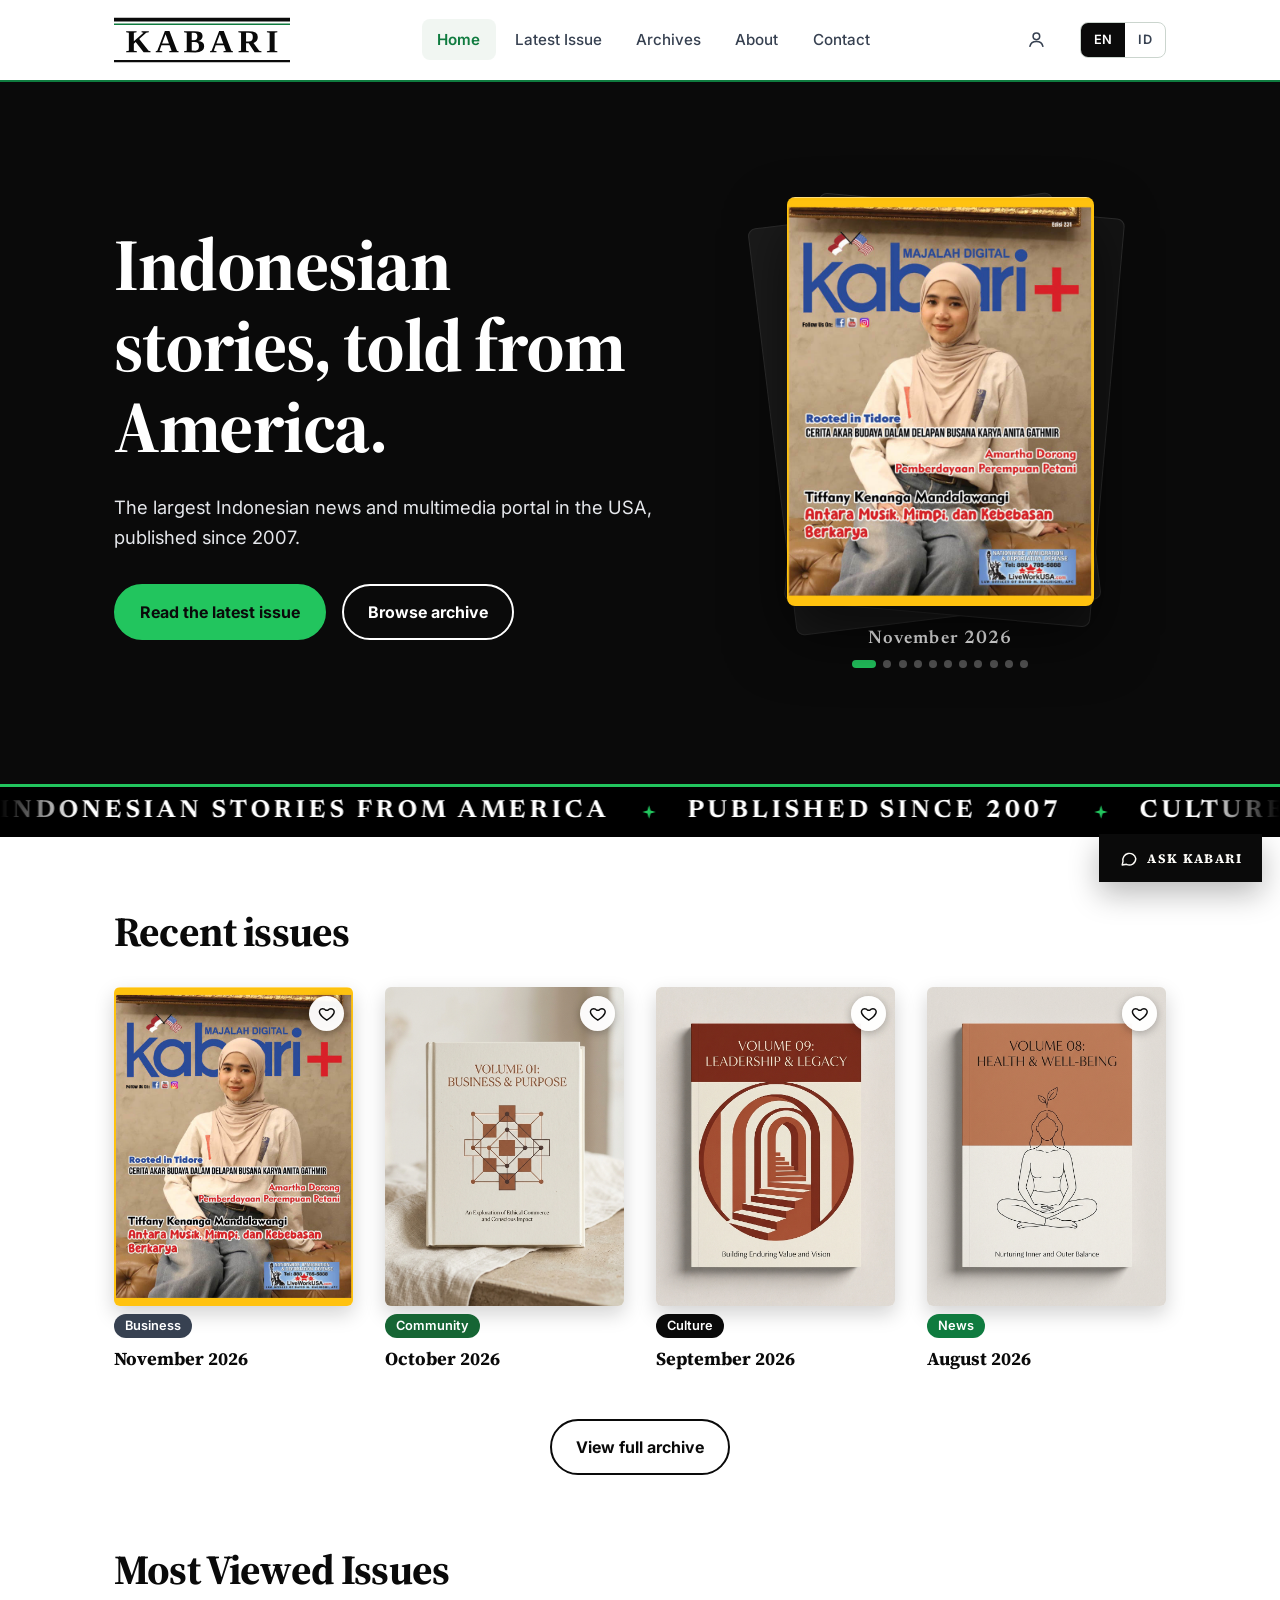
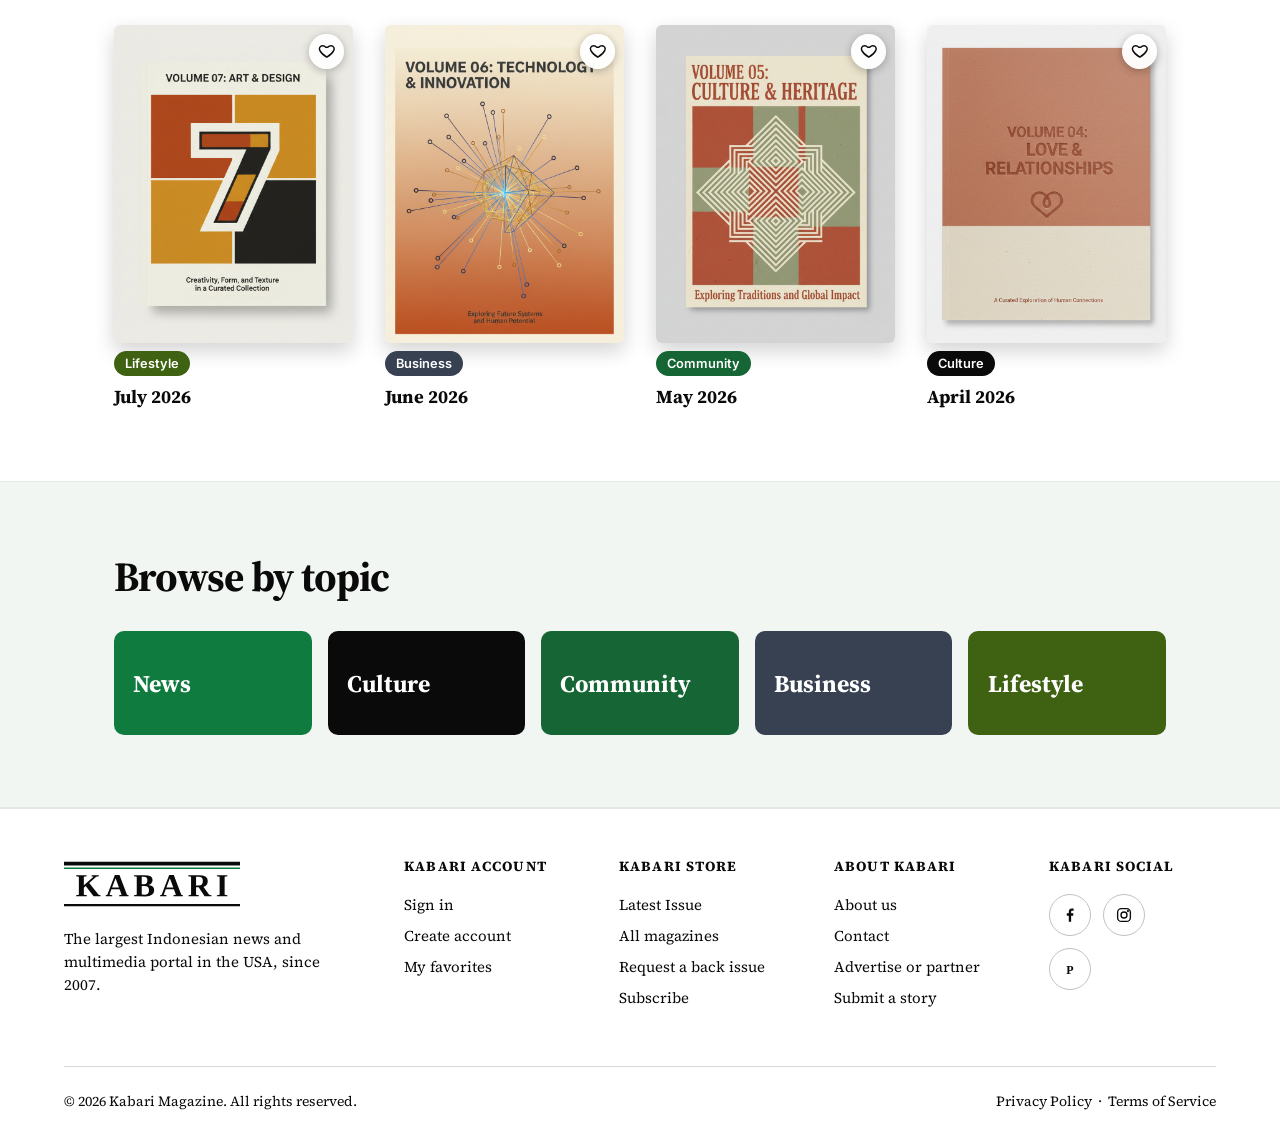
<file: index.html>
<!DOCTYPE html>
<html lang="en"><head><meta charset="UTF-8"><meta name="viewport" content="width=device-width,initial-scale=1">
<title>Kabari Magazine | Indonesian News &amp; Culture in the USA</title>
<meta name="description" content="Kabari Magazine is the largest Indonesian news and multimedia portal in the USA, published since 2007. Read the latest issue and browse the archive.">
<link rel="canonical" href="https://YOURDOMAIN.COM/">
<meta property="og:title" content="Kabari Magazine | Indonesian News &amp; Culture in the USA"><meta property="og:description" content="Kabari Magazine is the largest Indonesian news and multimedia portal in the USA, published since 2007. Read the latest issue and browse the archive."><meta property="og:type" content="website">
<meta property="og:url" content="https://YOURDOMAIN.COM/"><meta property="og:site_name" content="Kabari Magazine"><meta property="og:image" content="https://YOURDOMAIN.COM/og-image.png"><meta property="og:image:width" content="1200"><meta property="og:image:height" content="630"><meta property="og:locale" content="en_US"><meta property="og:locale:alternate" content="id_ID">
<meta name="twitter:card" content="summary_large_image"><meta name="twitter:title" content="Kabari Magazine | Indonesian News &amp; Culture in the USA"><meta name="twitter:description" content="Kabari Magazine is the largest Indonesian news and multimedia portal in the USA, published since 2007. Read the latest issue and browse the archive."><meta name="twitter:image" content="https://YOURDOMAIN.COM/og-image.png">
<meta name="theme-color" content="#0A0A0A"><link rel="icon" href="data:image/svg+xml,%3Csvg xmlns='http://www.w3.org/2000/svg' viewBox='0 0 32 32'%3E%3Crect width='32' height='32' rx='6' fill='%230A0A0A'/%3E%3Ctext x='8' y='24' font-size='22' font-weight='900' fill='%2322C55E' font-family='Georgia'%3EK%3C/text%3E%3C/svg%3E">
<link rel="preconnect" href="https://fonts.googleapis.com"><link rel="preconnect" href="https://fonts.gstatic.com" crossorigin>
<link href="https://fonts.googleapis.com/css2?family=Inter:wght@400;500;600;700&family=Source+Serif+4:opsz,wght@8..60,400;8..60,600;8..60,700&family=Newsreader:opsz,wght@6..72,500;6..72,600;6..72,700&display=swap" rel="stylesheet">
<link rel="stylesheet" href="style.css"></head>
<body data-page="index"><noscript><p style="padding:2rem 5%;text-align:center;font-family:sans-serif">Please turn on JavaScript to view Kabari Magazine. You can also email info@kabarinews.com.</p></noscript><div id="hdr"></div>
<main id="main"><section class="hero"><div class="wrap"><div><h1 data-i="h_title">Indonesian stories, told from America.</h1><p data-i="h_sub">The largest Indonesian news and multimedia portal in the USA, published since 2007.</p><div class="row"><a class="btn solid" href="latest.html" data-i="h_cta"></a><a class="btn line" href="archive.html" data-i="h_cta2"></a></div></div><div id="fan"></div></div></section>
<div class="mq" aria-hidden="true"><div class="mq-row"><div class="mq-track" id="mq1"></div></div></div>
<section class="wrap"><h2 class="sec-t" data-i="recent"></h2><div class="grid" id="recent"></div><div class="more"><a class="btn line" href="archive.html" data-i="all_issues"></a></div></section>
<section class="wrap" style="padding-top:0"><h2 class="sec-t" data-i="mv_t">Most Viewed Issues</h2><div class="grid" id="mv"></div></section>
<section class="band"><div class="wrap"><h2 class="sec-t" data-i="browse"></h2><div class="topics" id="topics"></div></div></section></main>
<div id="ftr"></div><script src="data.js"></script><script src="site.js"></script><script src="chat.js"></script></body></html>
</file>
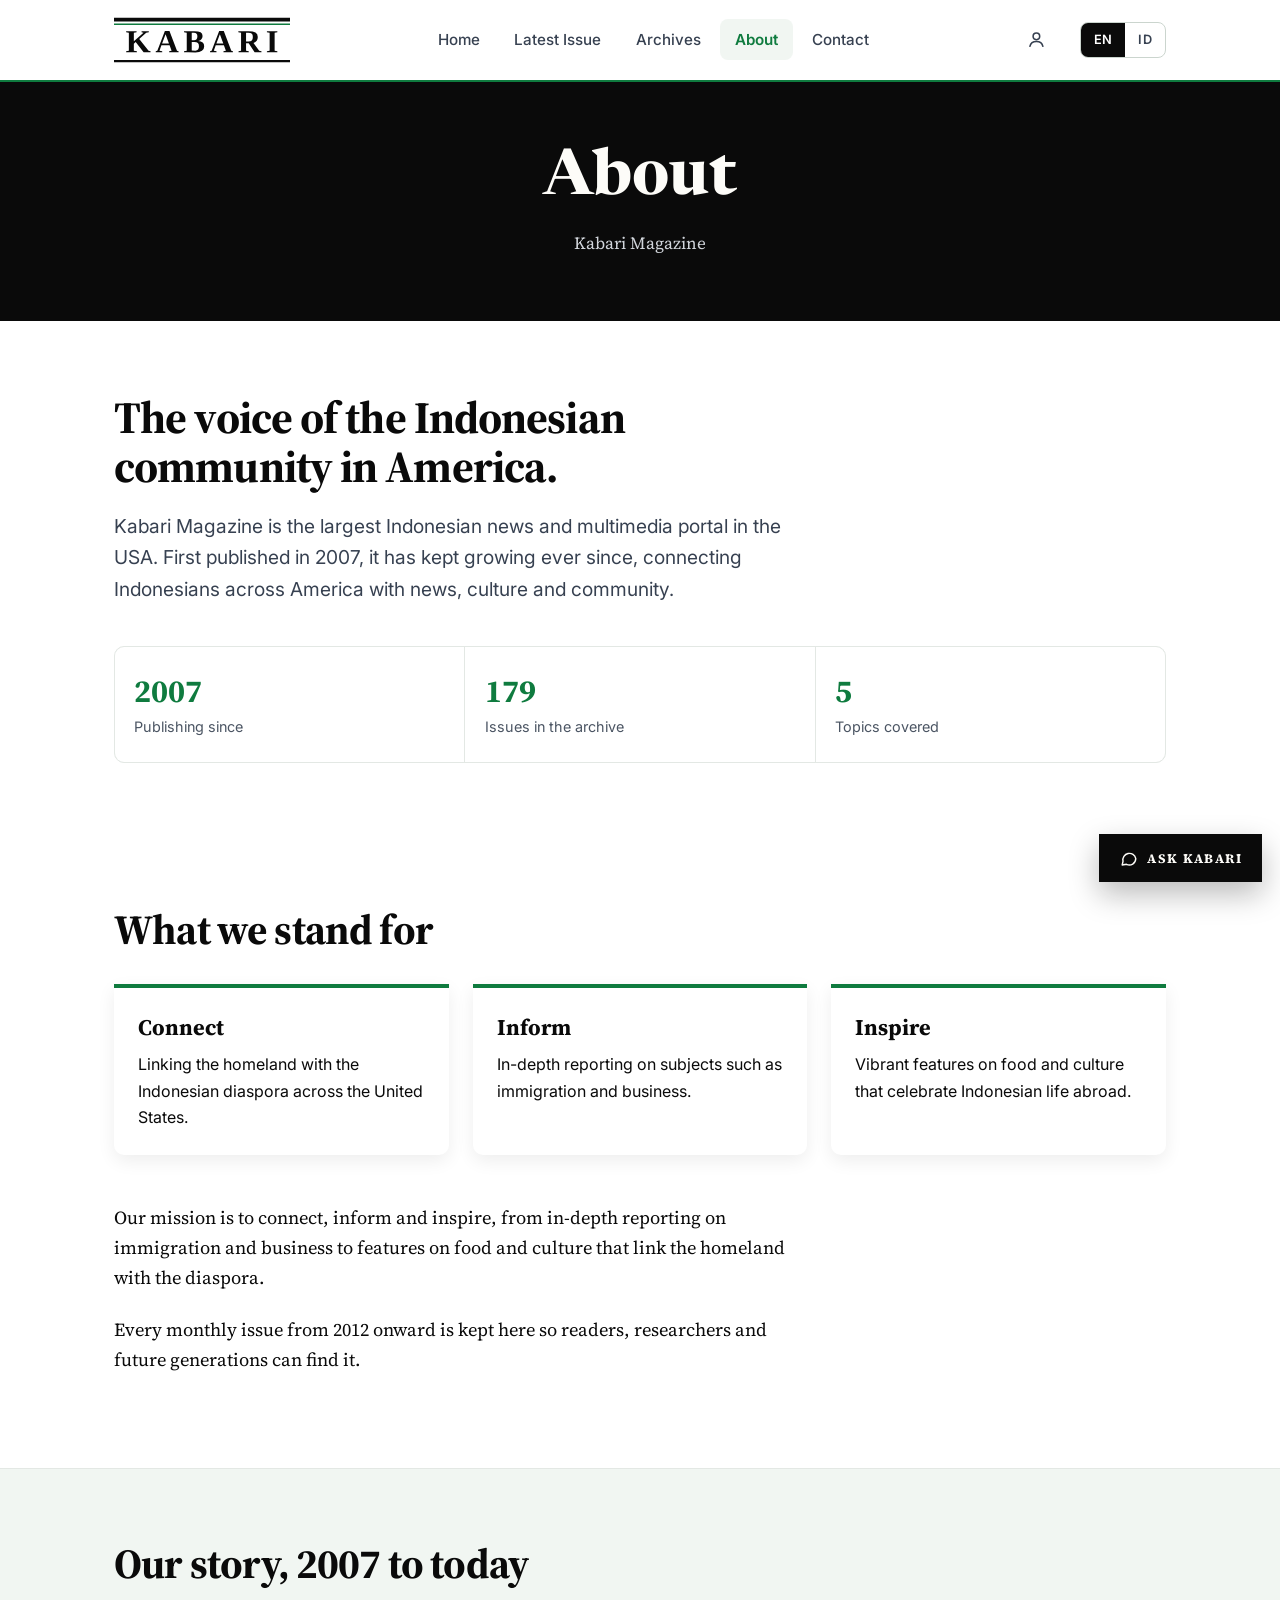
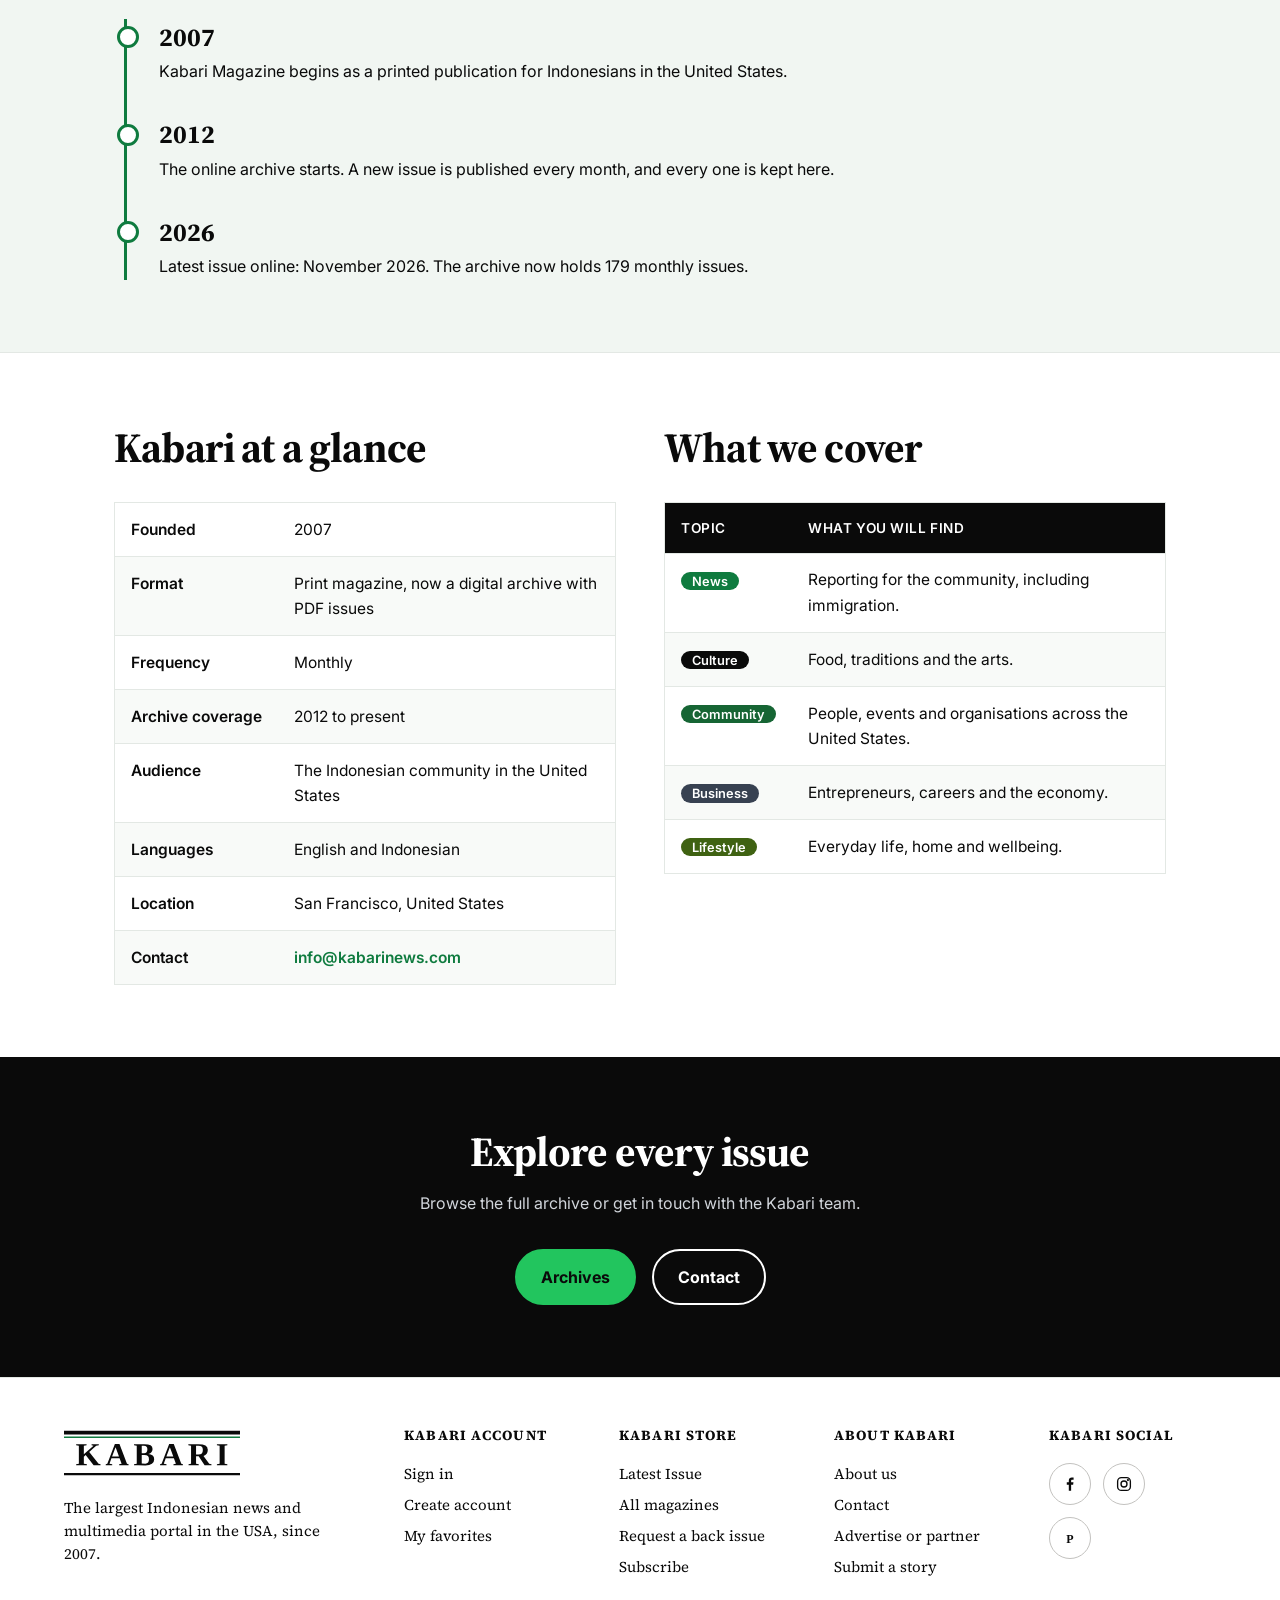
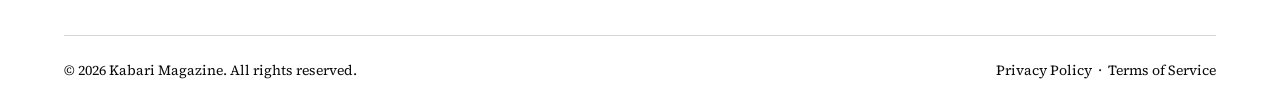
<file: about.html>
<!DOCTYPE html>
<html lang="en"><head><meta charset="UTF-8"><meta name="viewport" content="width=device-width,initial-scale=1">
<title>About Kabari Magazine | The Indonesian Voice in America</title>
<meta name="description" content="Learn about Kabari Magazine, the largest Indonesian news and multimedia portal in the USA, publishing since 2007 for the Indonesian diaspora.">
<link rel="canonical" href="https://YOURDOMAIN.COM/about.html">
<meta property="og:title" content="About Kabari Magazine | The Indonesian Voice in America"><meta property="og:description" content="Learn about Kabari Magazine, the largest Indonesian news and multimedia portal in the USA, publishing since 2007 for the Indonesian diaspora."><meta property="og:type" content="website">
<meta property="og:url" content="https://YOURDOMAIN.COM/about.html"><meta property="og:site_name" content="Kabari Magazine"><meta property="og:image" content="https://YOURDOMAIN.COM/og-image.png"><meta property="og:image:width" content="1200"><meta property="og:image:height" content="630"><meta property="og:locale" content="en_US"><meta property="og:locale:alternate" content="id_ID">
<meta name="twitter:card" content="summary_large_image"><meta name="twitter:title" content="About Kabari Magazine | The Indonesian Voice in America"><meta name="twitter:description" content="Learn about Kabari Magazine, the largest Indonesian news and multimedia portal in the USA, publishing since 2007 for the Indonesian diaspora."><meta name="twitter:image" content="https://YOURDOMAIN.COM/og-image.png">
<meta name="theme-color" content="#0A0A0A"><link rel="icon" href="data:image/svg+xml,%3Csvg xmlns='http://www.w3.org/2000/svg' viewBox='0 0 32 32'%3E%3Crect width='32' height='32' rx='6' fill='%230A0A0A'/%3E%3Ctext x='8' y='24' font-size='22' font-weight='900' fill='%2322C55E' font-family='Georgia'%3EK%3C/text%3E%3C/svg%3E">
<link rel="preconnect" href="https://fonts.googleapis.com"><link rel="preconnect" href="https://fonts.gstatic.com" crossorigin>
<link href="https://fonts.googleapis.com/css2?family=Inter:wght@400;500;600;700&family=Source+Serif+4:opsz,wght@8..60,400;8..60,600;8..60,700&family=Newsreader:opsz,wght@6..72,500;6..72,600;6..72,700&display=swap" rel="stylesheet">
<link rel="stylesheet" href="style.css"></head>
<body data-page="about"><noscript><p style="padding:2rem 5%;text-align:center;font-family:sans-serif">Please turn on JavaScript to view Kabari Magazine. You can also email info@kabarinews.com.</p></noscript><div id="hdr"></div>
<main id="main"><section class="ch"><h1 data-i="ab_band">About</h1><p class="ch-sub" data-i="bd_sub">Kabari Magazine</p></section>
<section class="wrap abi"><h2 class="ab-h" data-i="ab_h">The voice of the Indonesian community in America.</h2><p class="lead" data-i="ab1"></p><div class="stats" id="stats"></div></section>
<section class="wrap"><h2 class="sec-t" data-i="p_t"></h2><div class="pillars"><div><h3 data-i="p1"></h3><p data-i="p1d"></p></div><div><h3 data-i="p2"></h3><p data-i="p2d"></p></div><div><h3 data-i="p3"></h3><p data-i="p3d"></p></div></div><div class="prose"><p data-i="ab2"></p><p data-i="ab3"></p></div></section>
<section class="band"><div class="wrap"><h2 class="sec-t" data-i="tl_t"></h2><ol class="tl" id="tl"></ol></div></section>
<section class="wrap two"><div><h2 class="sec-t" data-i="fa_t"></h2><div class="tw"><table class="tbl"><tbody id="facts"></tbody></table></div></div><div><h2 class="sec-t" data-i="tp_t"></h2><div class="tw"><table class="tbl"><thead><tr><th data-i="tp_h1"></th><th data-i="tp_h2"></th></tr></thead><tbody id="tpt"></tbody></table></div></div></section>
<section class="cta"><div class="wrap"><h2 data-i="cta_t"></h2><p data-i="cta_d"></p><div class="row" style="justify-content:center"><a class="btn solid" href="archive.html" data-i="nav_archive"></a><a class="btn line" href="contact.html" data-i="nav_contact"></a></div></div></section></main>
<div id="ftr"></div><script src="data.js"></script><script src="site.js"></script><script src="chat.js"></script></body></html>
</file>
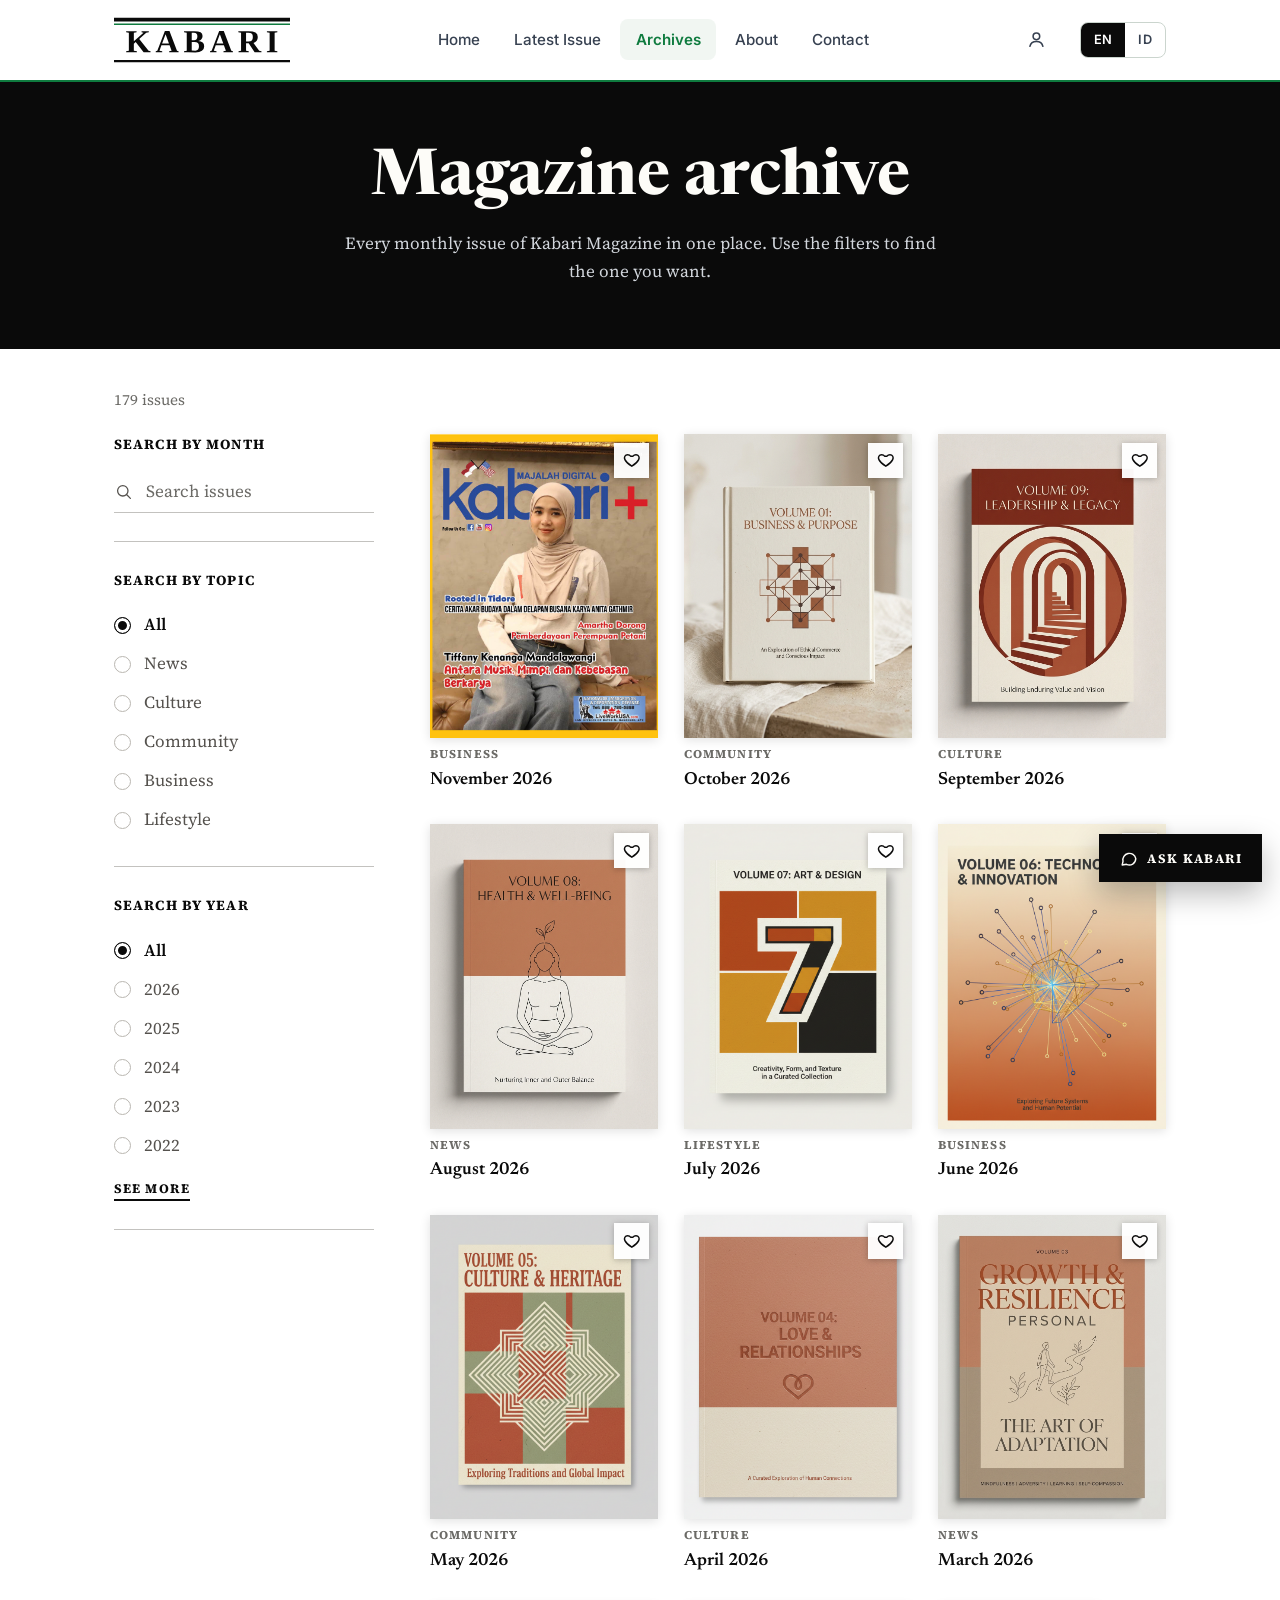
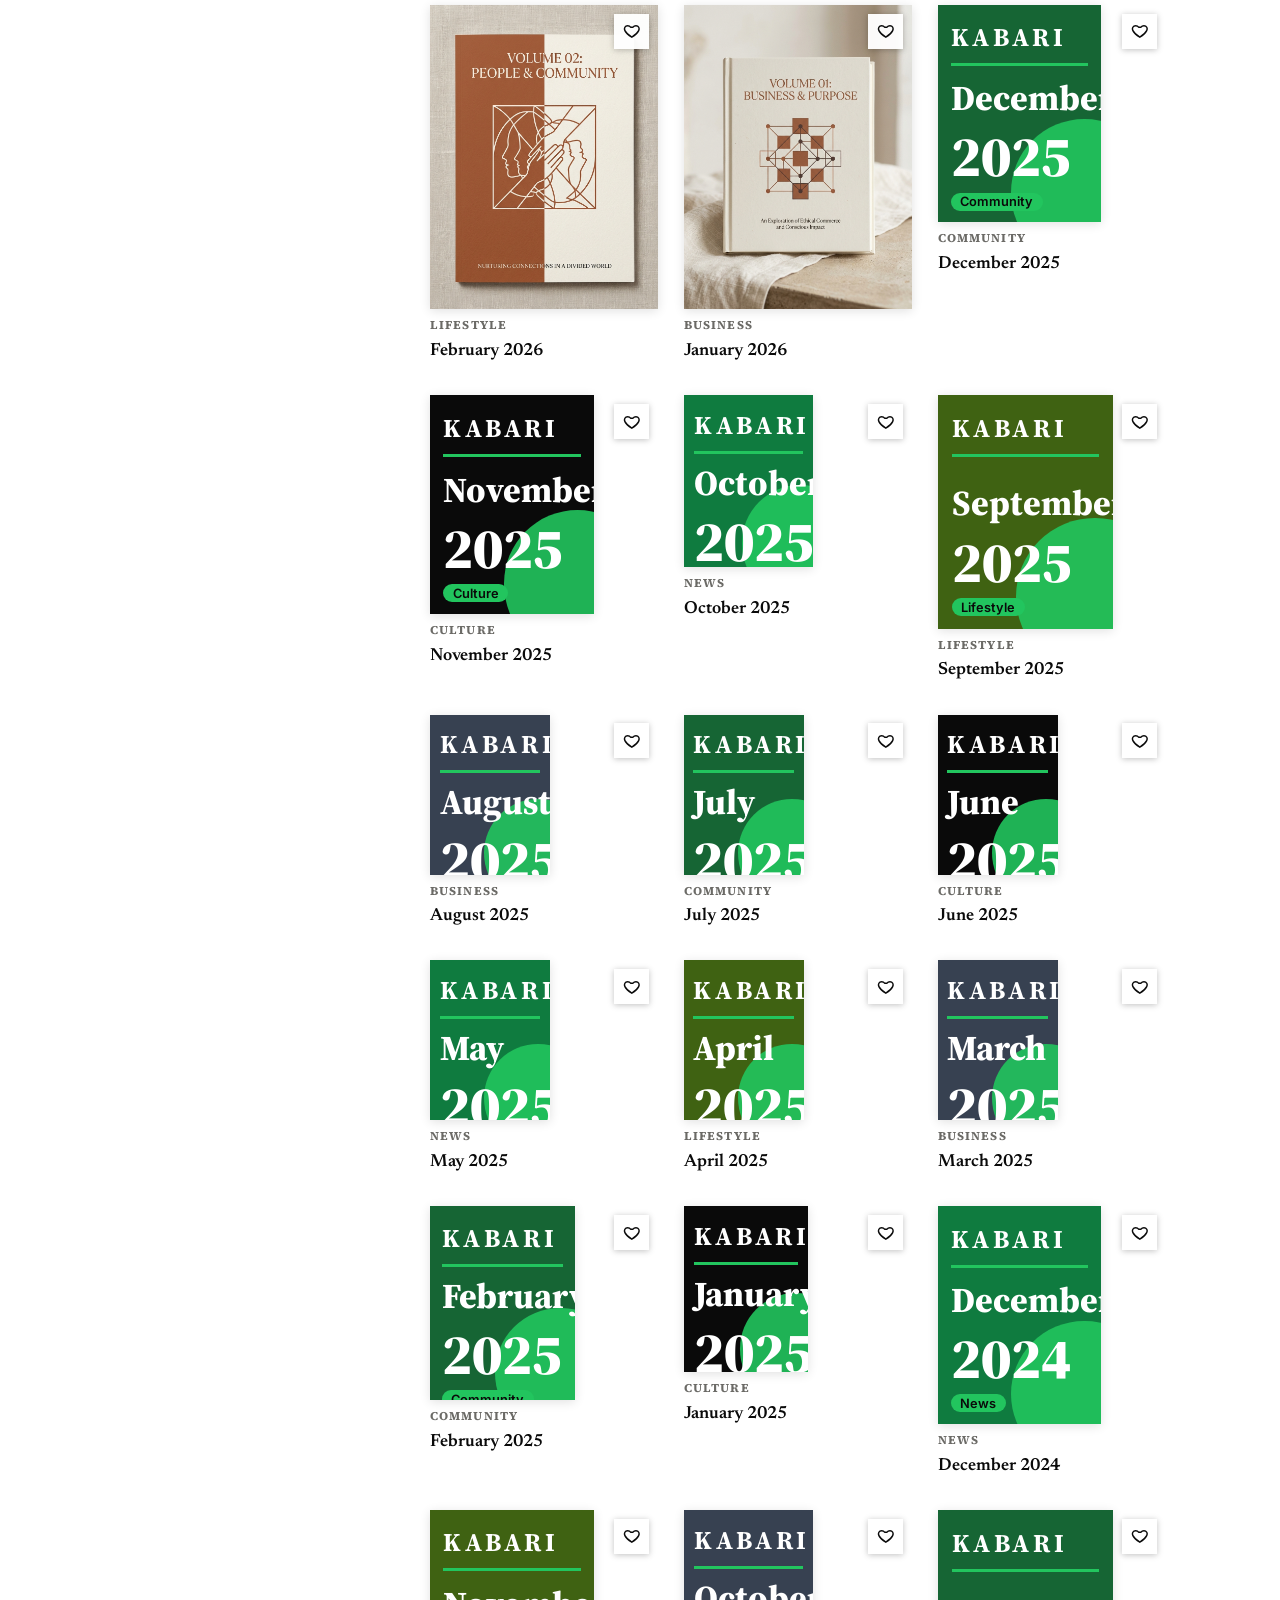
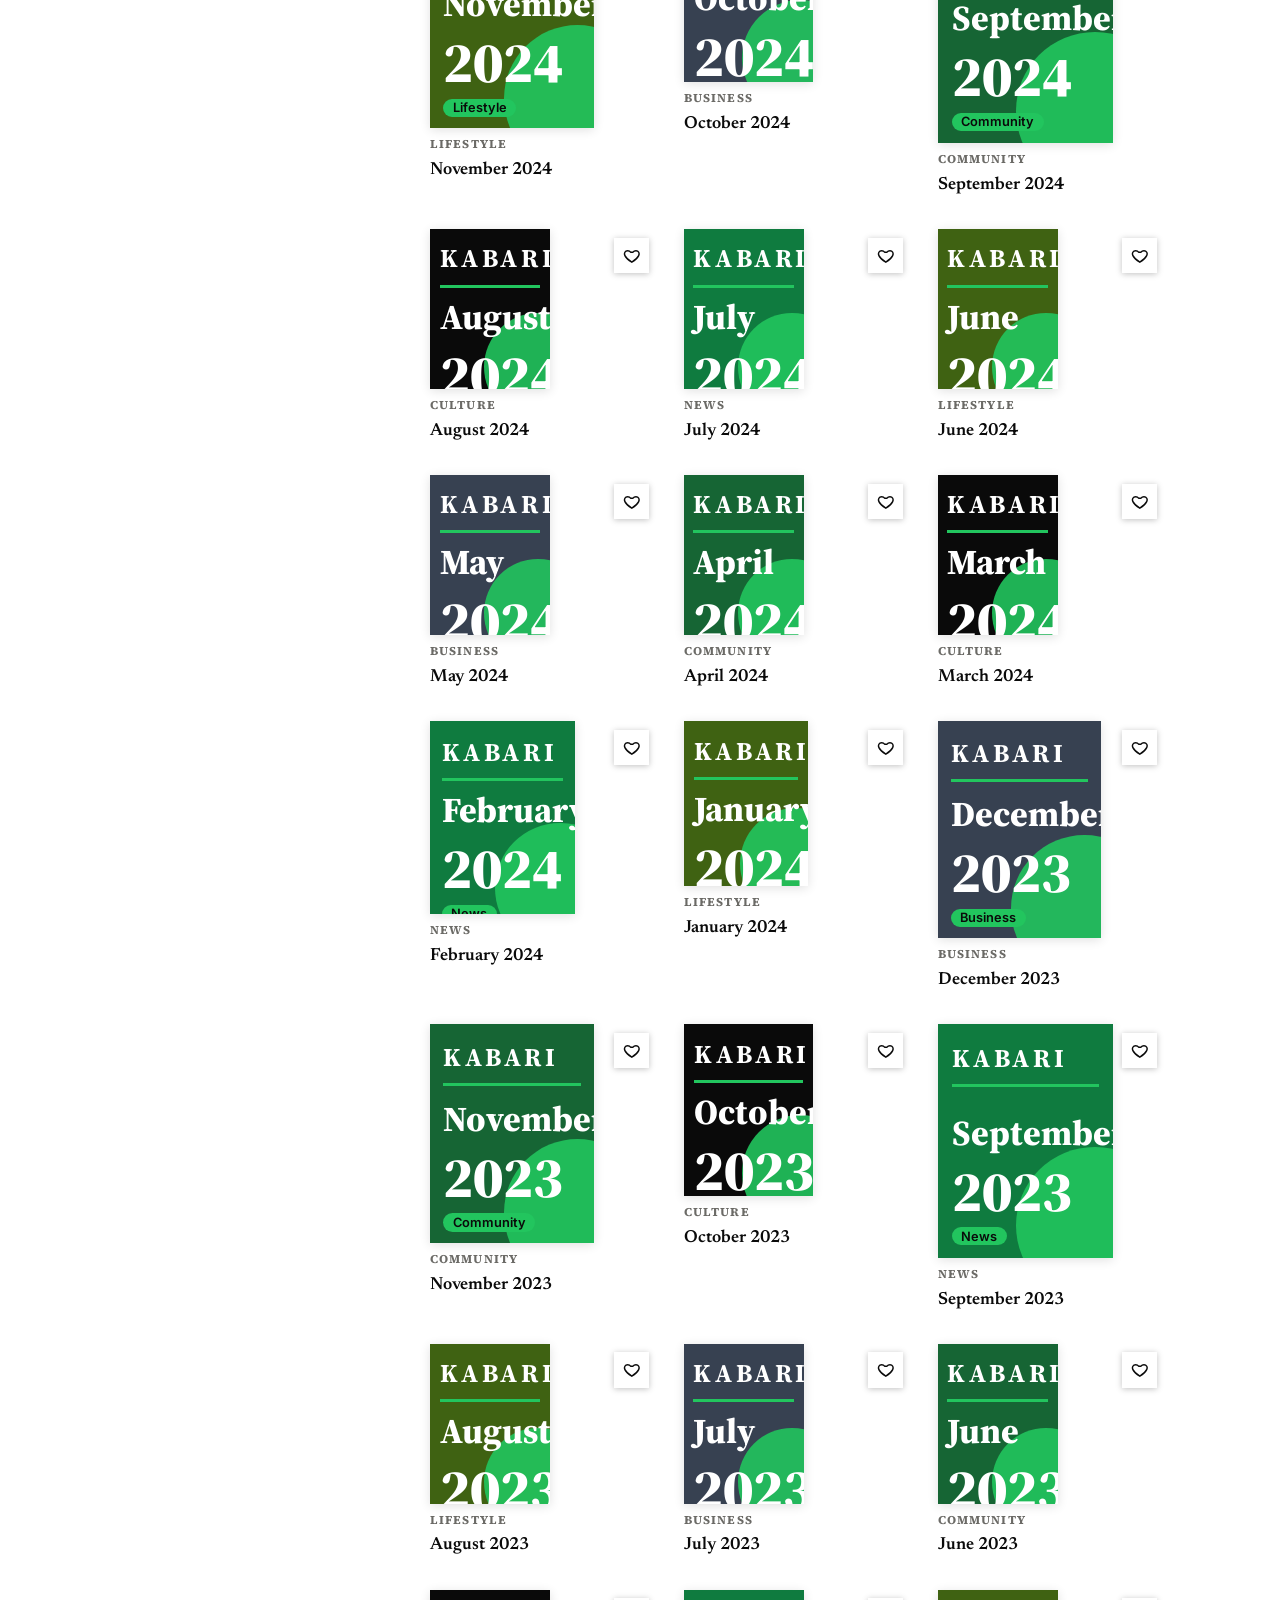
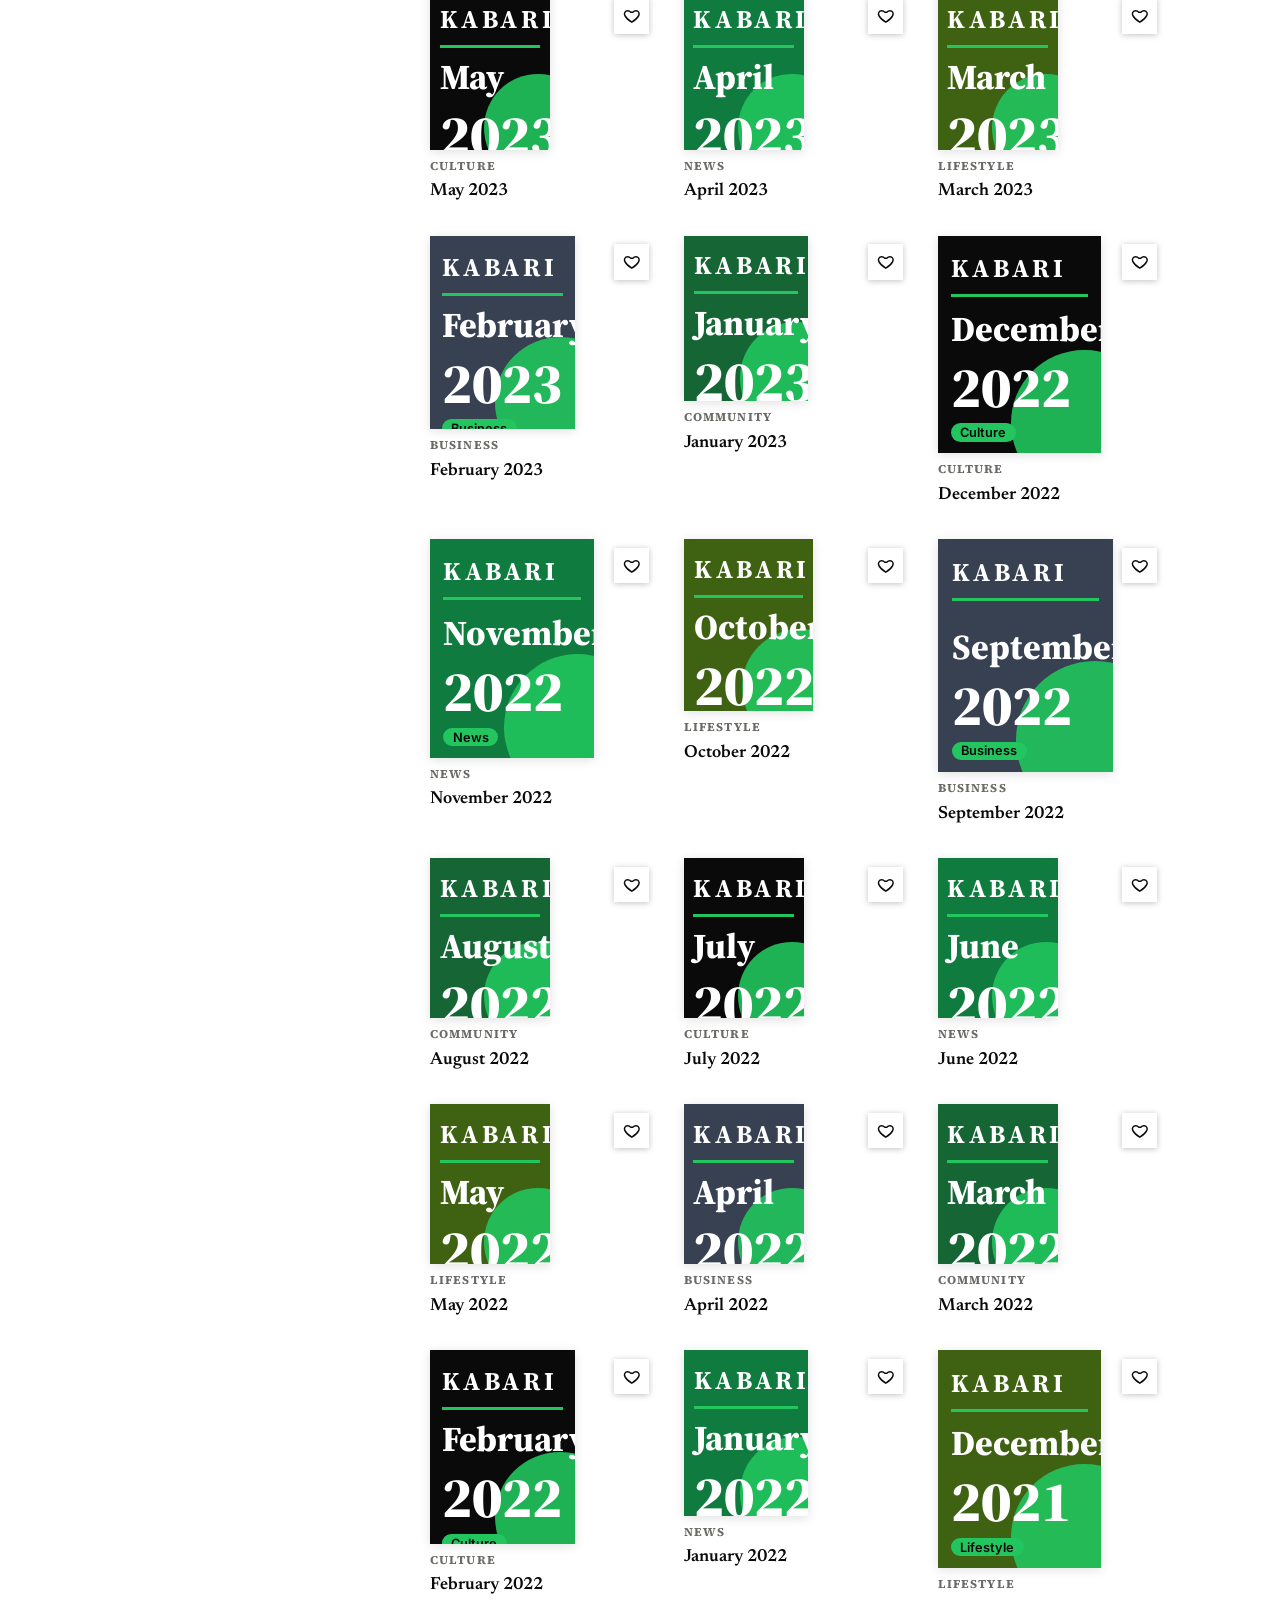
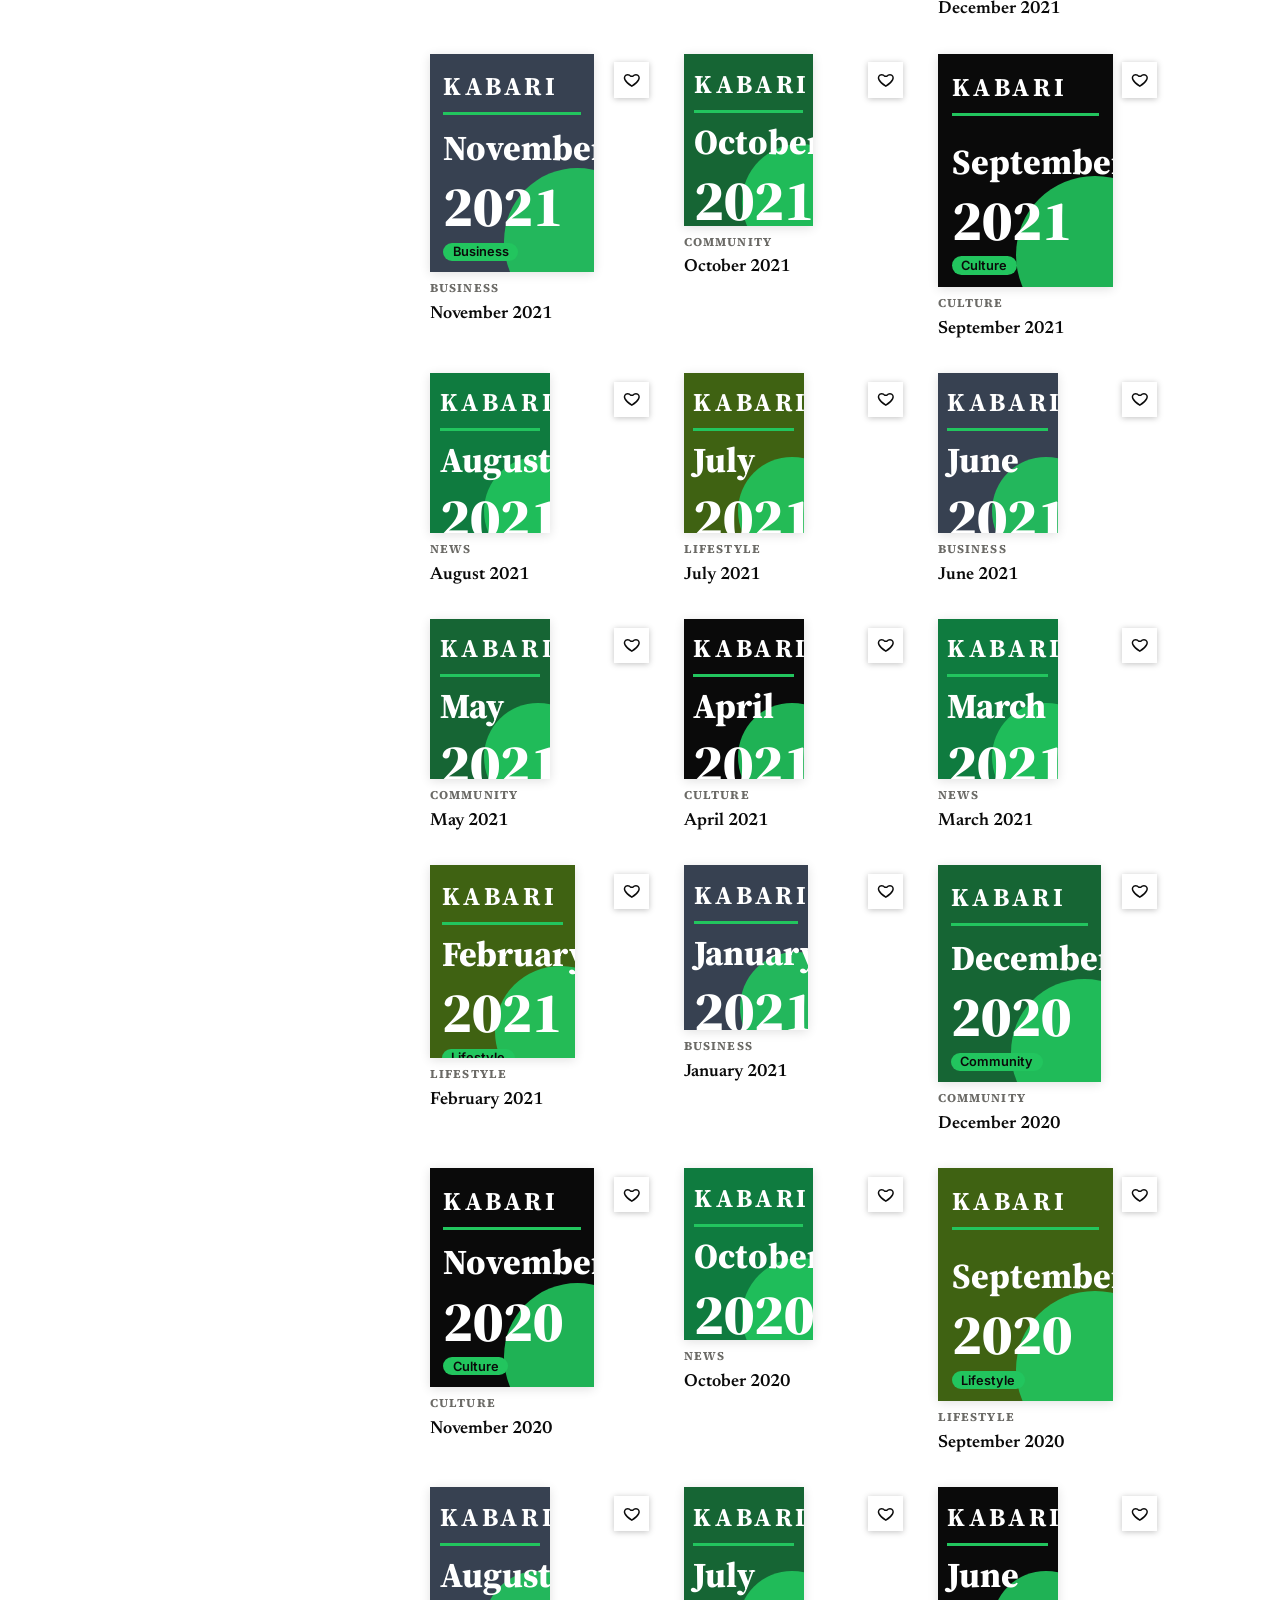
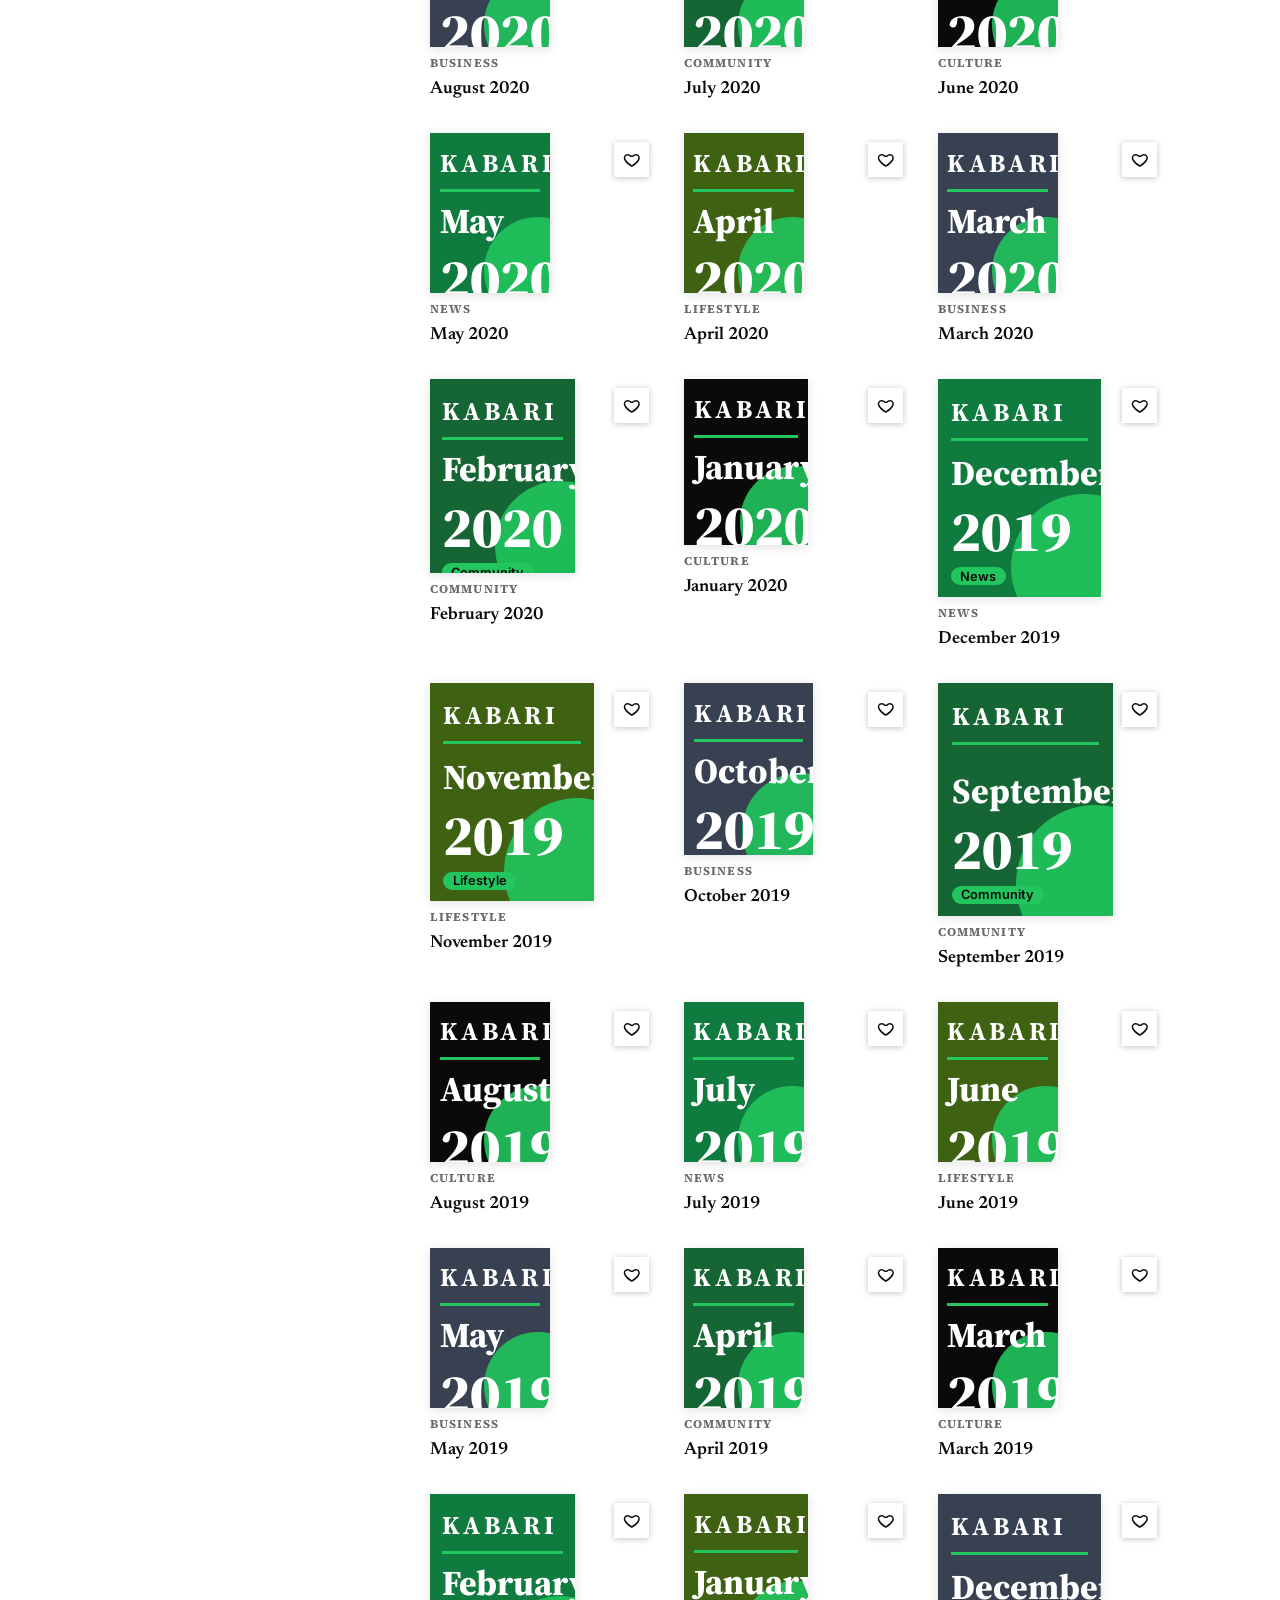
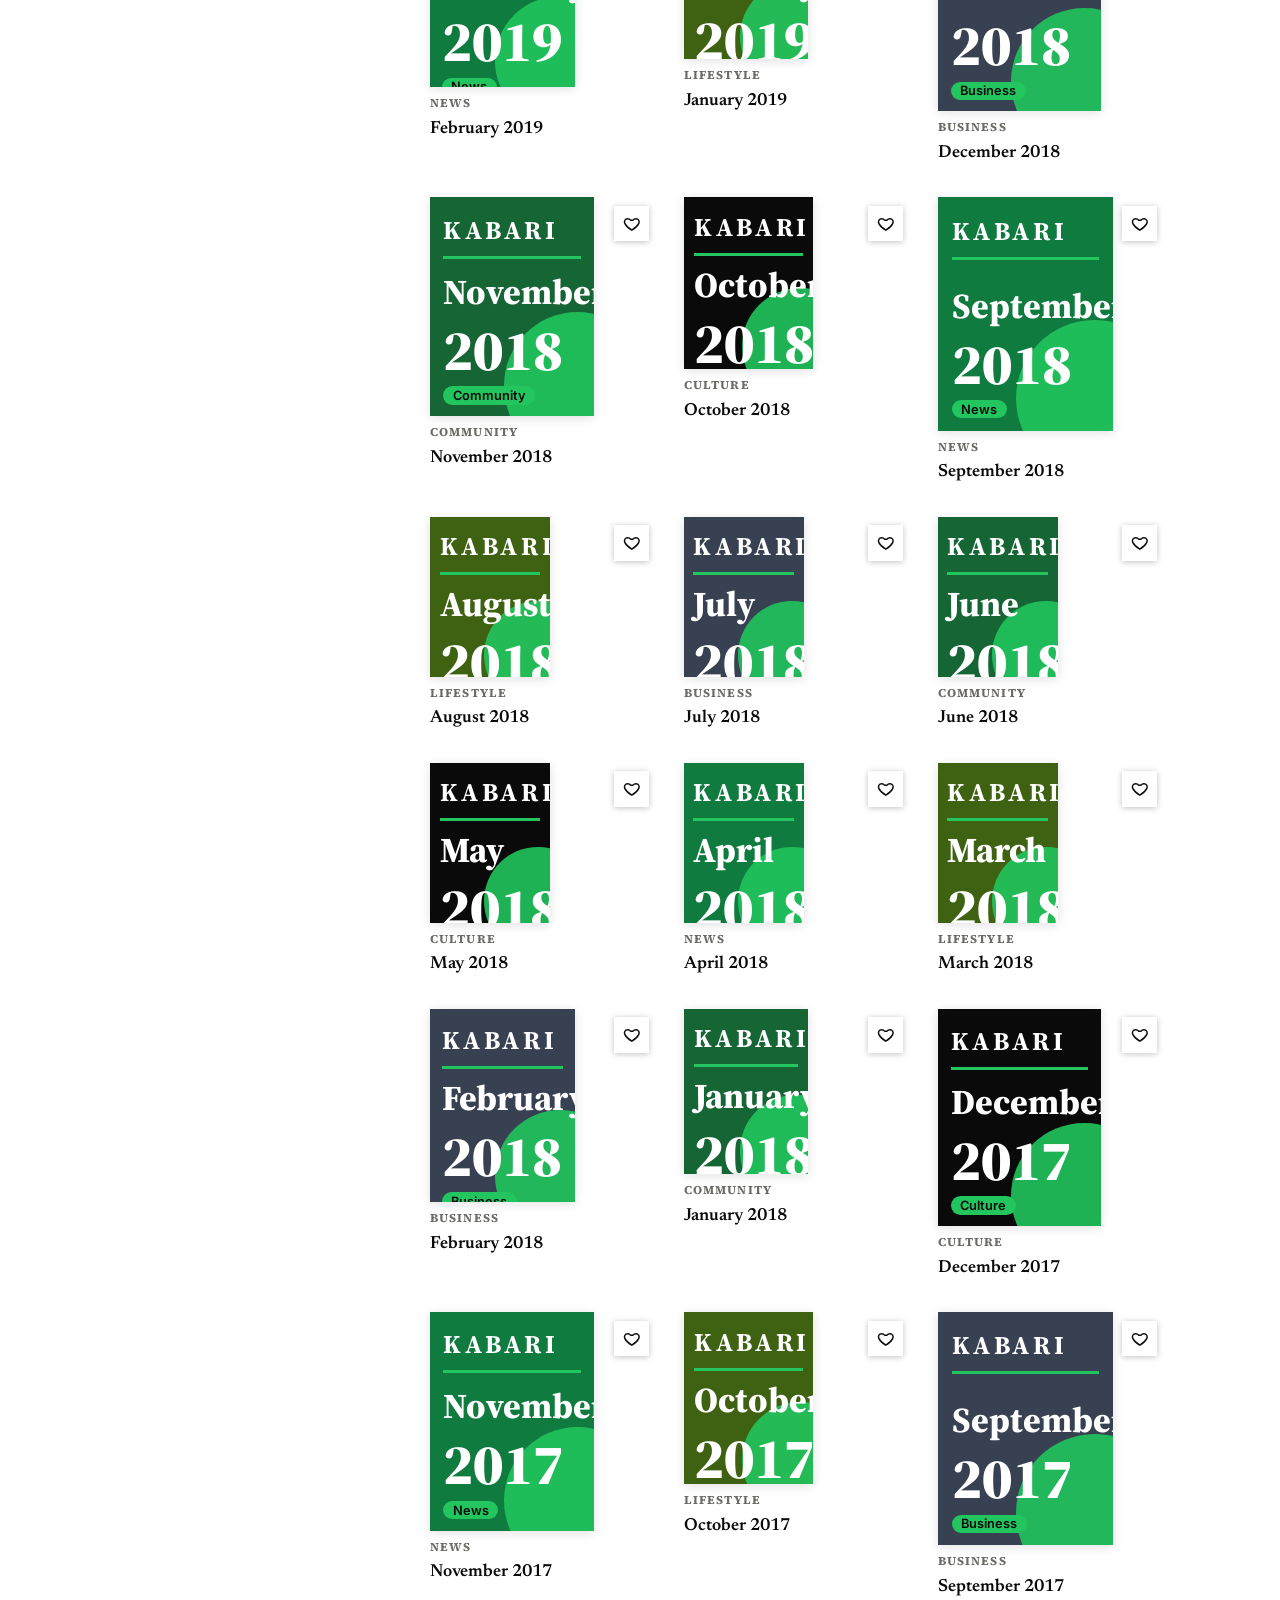
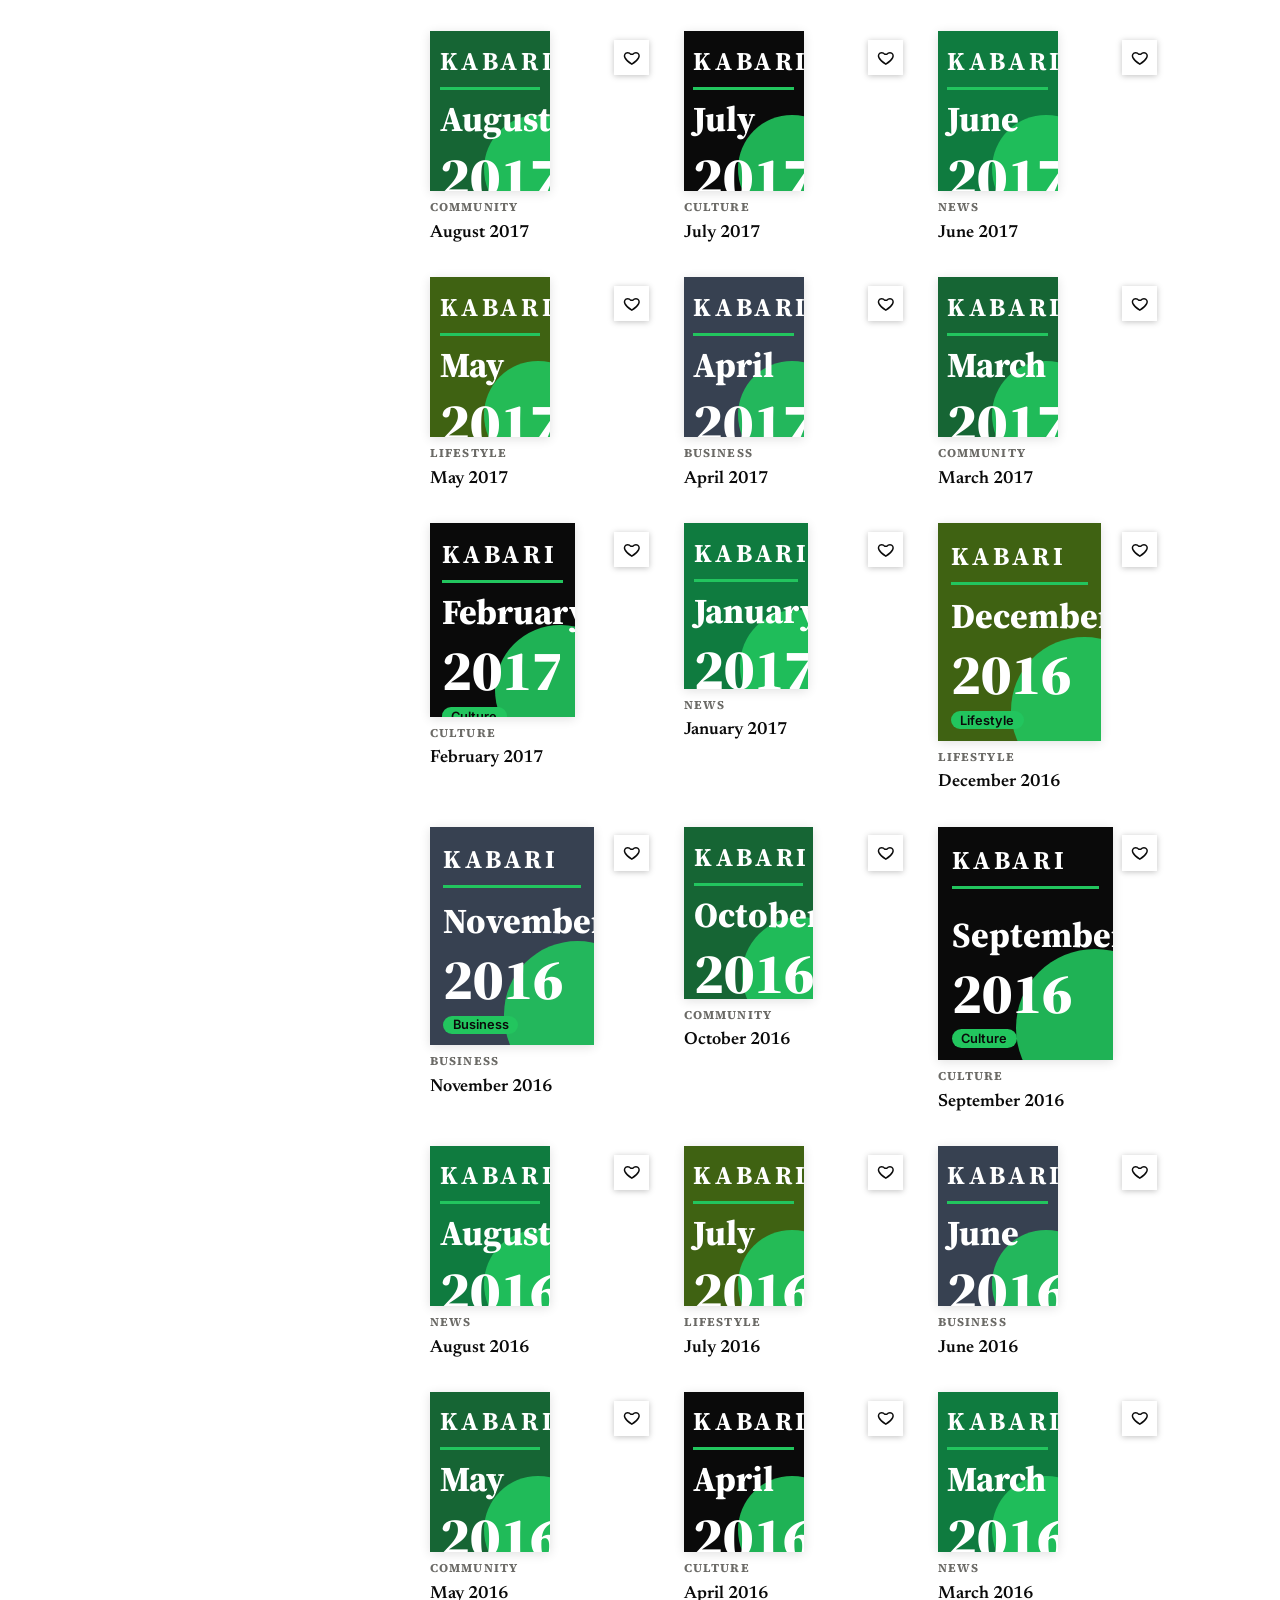
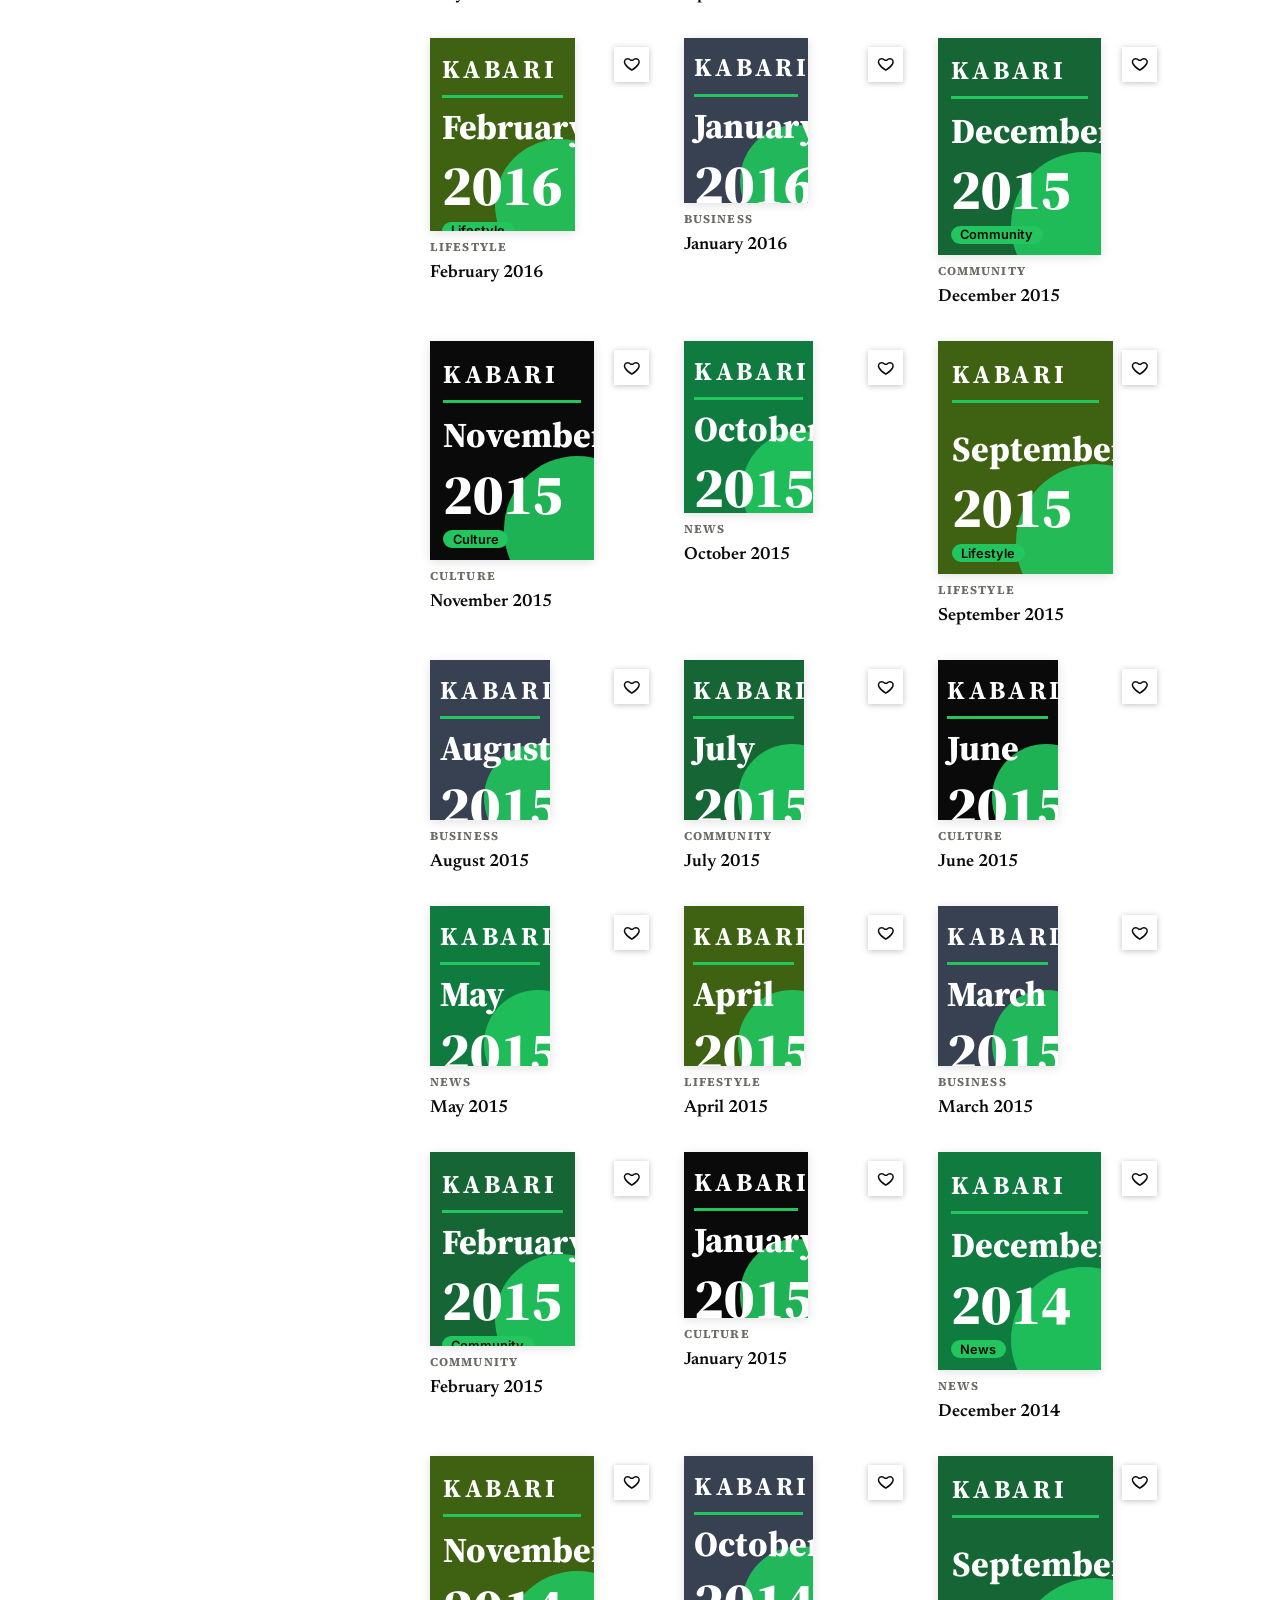
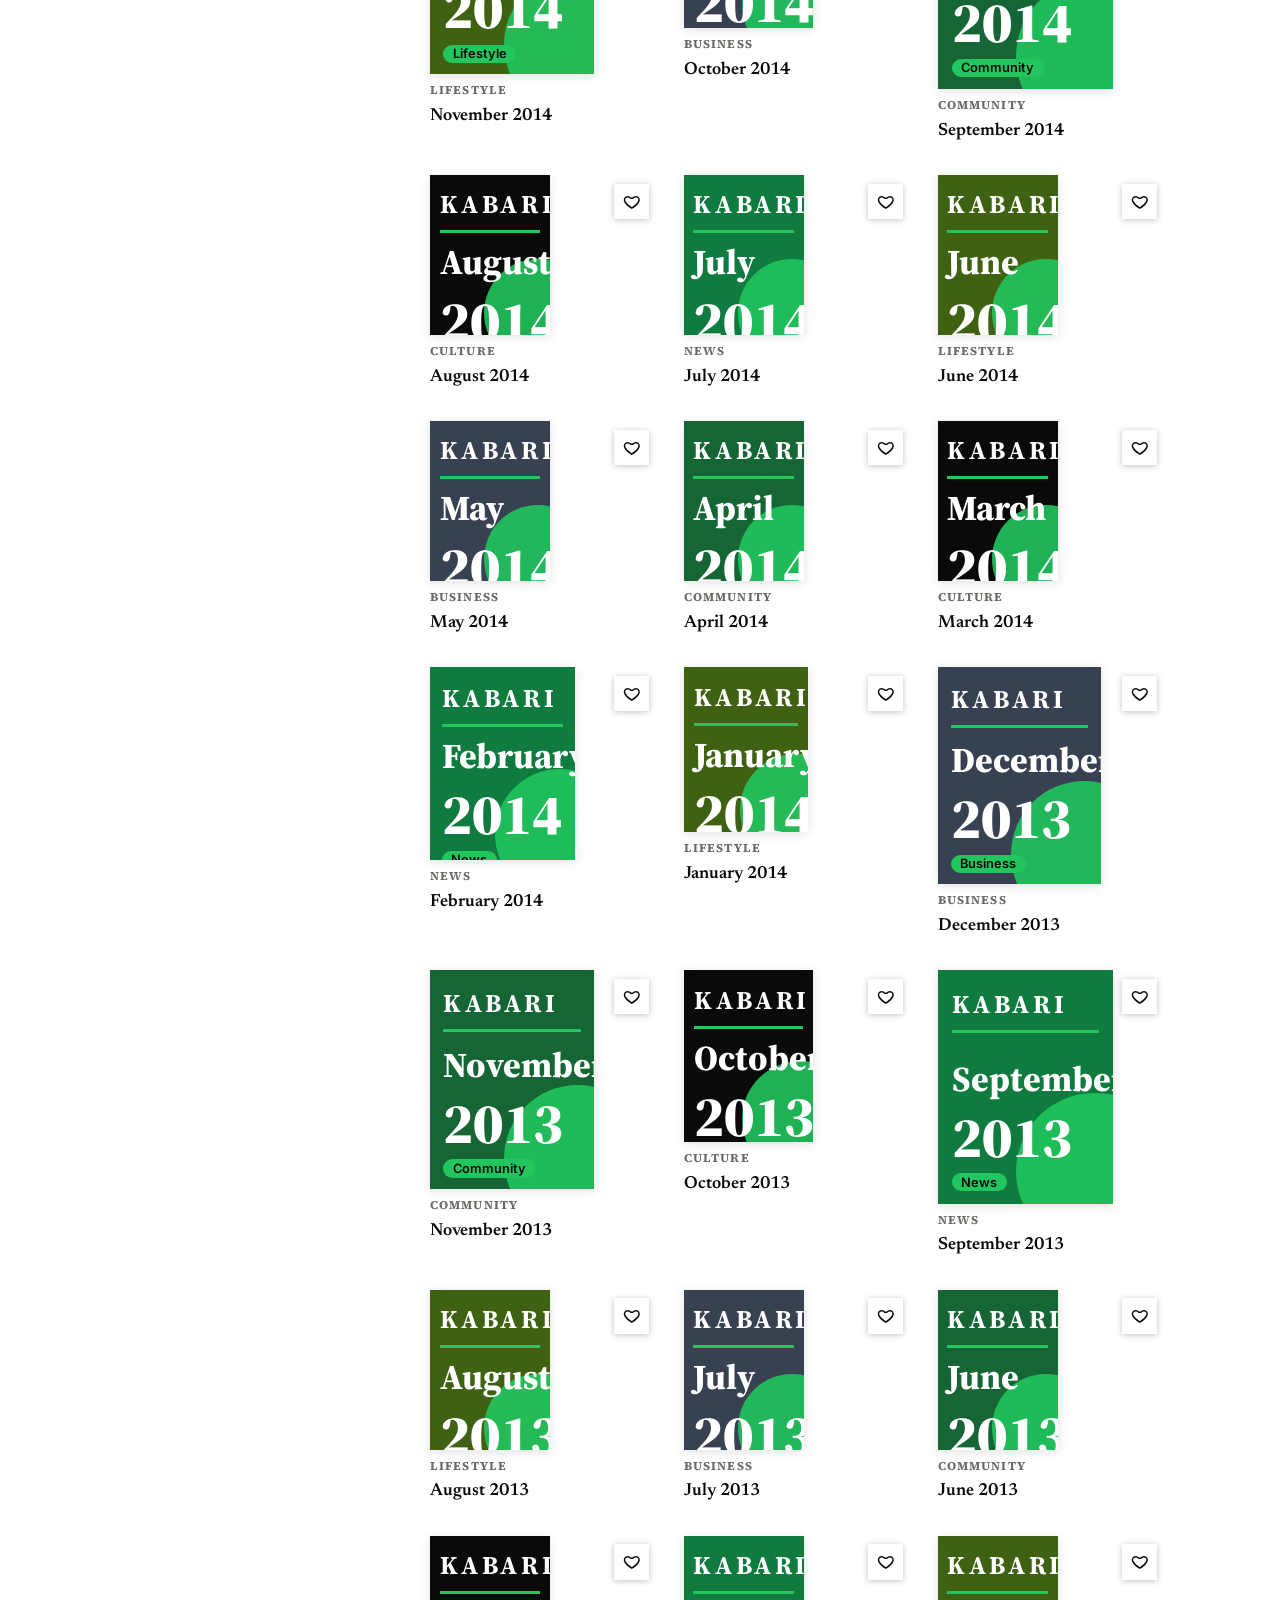
<file: archive.html>
<!DOCTYPE html>
<html lang="en"><head><meta charset="UTF-8"><meta name="viewport" content="width=device-width,initial-scale=1">
<title>Magazine Archive | All Monthly Issues | Kabari Magazine</title>
<meta name="description" content="Browse every monthly issue of Kabari Magazine. Search by month, year or topic and read stories for the Indonesian community online.">
<link rel="canonical" href="https://YOURDOMAIN.COM/archive.html">
<meta property="og:title" content="Magazine Archive | All Monthly Issues | Kabari Magazine"><meta property="og:description" content="Browse every monthly issue of Kabari Magazine. Search by month, year or topic and read stories for the Indonesian community online."><meta property="og:type" content="website">
<meta property="og:url" content="https://YOURDOMAIN.COM/archive.html"><meta property="og:site_name" content="Kabari Magazine"><meta property="og:image" content="https://YOURDOMAIN.COM/og-image.png"><meta property="og:image:width" content="1200"><meta property="og:image:height" content="630"><meta property="og:locale" content="en_US"><meta property="og:locale:alternate" content="id_ID">
<meta name="twitter:card" content="summary_large_image"><meta name="twitter:title" content="Magazine Archive | All Monthly Issues | Kabari Magazine"><meta name="twitter:description" content="Browse every monthly issue of Kabari Magazine. Search by month, year or topic and read stories for the Indonesian community online."><meta name="twitter:image" content="https://YOURDOMAIN.COM/og-image.png">
<meta name="theme-color" content="#0A0A0A"><link rel="icon" href="data:image/svg+xml,%3Csvg xmlns='http://www.w3.org/2000/svg' viewBox='0 0 32 32'%3E%3Crect width='32' height='32' rx='6' fill='%230A0A0A'/%3E%3Ctext x='8' y='24' font-size='22' font-weight='900' fill='%2322C55E' font-family='Georgia'%3EK%3C/text%3E%3C/svg%3E">
<link rel="preconnect" href="https://fonts.googleapis.com"><link rel="preconnect" href="https://fonts.gstatic.com" crossorigin>
<link href="https://fonts.googleapis.com/css2?family=Inter:wght@400;500;600;700&family=Source+Serif+4:opsz,wght@8..60,400;8..60,600;8..60,700&family=Newsreader:opsz,wght@6..72,500;6..72,600;6..72,700&display=swap" rel="stylesheet">
<link rel="stylesheet" href="style.css"></head>
<body data-page="archive"><noscript><p style="padding:2rem 5%;text-align:center;font-family:sans-serif">Please turn on JavaScript to view Kabari Magazine. You can also email info@kabarinews.com.</p></noscript><div id="hdr"></div>
<main id="main">
<section class="ch"><h1 data-i="a_title">Magazine archive</h1><p class="ch-sub" data-i="a_sub"></p></section>
<div class="wrap arc">
<p id="count" aria-live="polite"></p>
<div class="arc-layout">
<aside class="arc-side" id="arcside" aria-label="Filters">
<button type="button" class="flt-btn" id="fltb" aria-expanded="false" aria-controls="fltp"><span class="flt-l"><span data-i="flt_t">Filters</span><span class="flt-n" id="fltn" hidden></span></span><svg viewBox="0 0 24 24" aria-hidden="true"><path d="M6 9l6 6 6-6"/></svg></button>
<div class="flt-panel" id="fltp"><div class="flt-in"><div class="flt-body">
<section class="fg"><h2 data-i="fm_t"></h2><div class="sbox"><svg viewBox="0 0 24 24" aria-hidden="true"><circle cx="11" cy="11" r="6.5"/><path d="M16 16l4.5 4.5"/></svg><label class="sr" for="q" data-i="fm_t"></label><input id="q" type="search" data-ph="q_ph" autocomplete="off"></div></section>
<section class="fg"><h2 data-i="ft_t"></h2><div class="opts" id="cats" role="group" aria-label="Topic"></div></section>
<section class="fg"><h2 data-i="fy_t"></h2><div class="opts" id="years" role="group" aria-label="Year"></div><button type="button" class="more-y" id="ymore" aria-expanded="false"></button></section>

<button type="button" class="flt-done" id="fltd"></button>
</div></div></div></aside>
<section class="arc-res" aria-label="Issues"><div class="grid" id="grid"></div></section>
</div></div></main>
<div id="ftr"></div><script src="data.js"></script><script src="site.js"></script><script src="chat.js"></script></body></html>
</file>
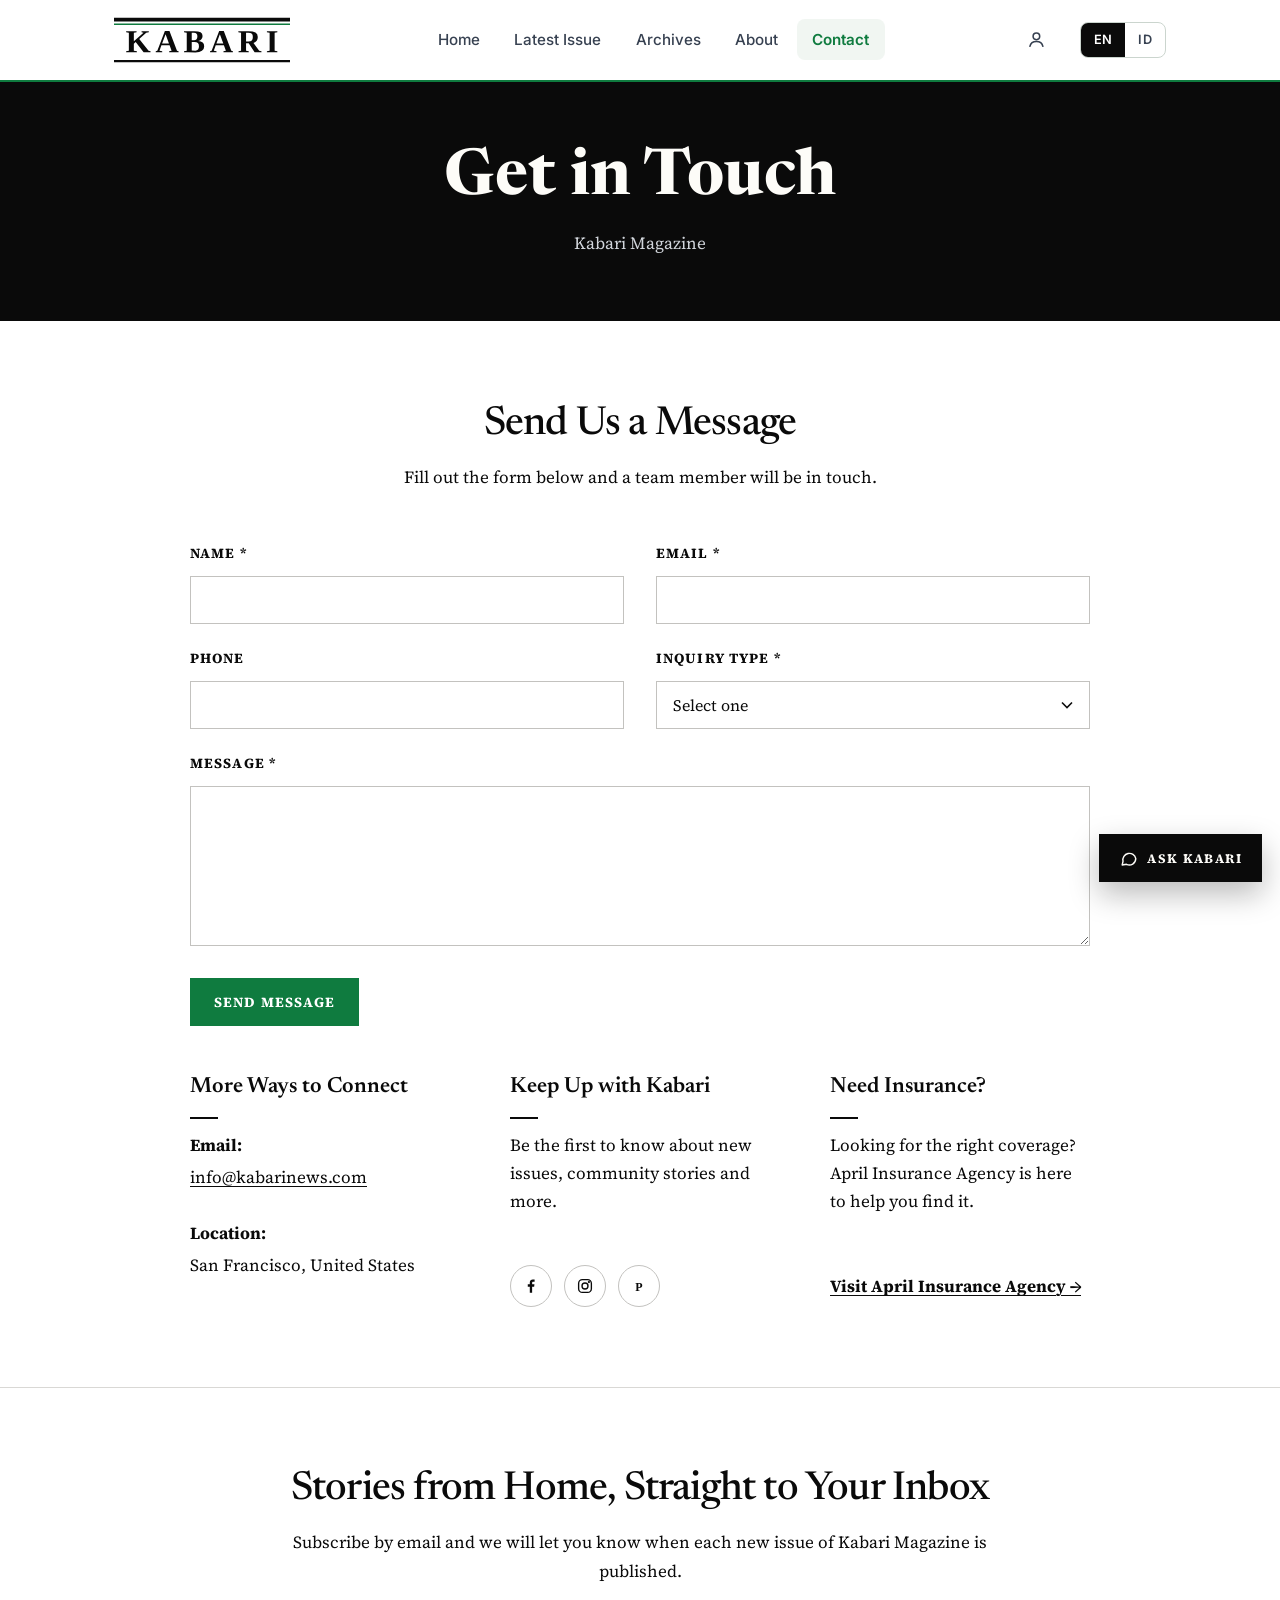
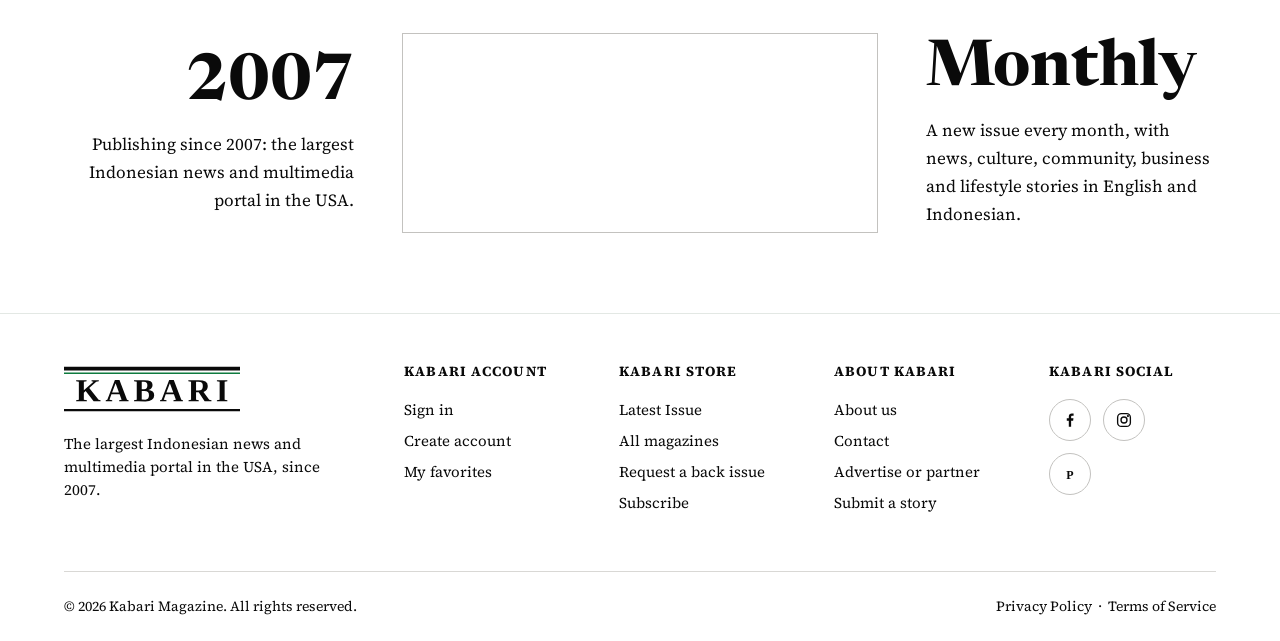
<file: contact.html>
<!DOCTYPE html>
<html lang="en"><head><meta charset="UTF-8"><meta name="viewport" content="width=device-width,initial-scale=1">
<title>Contact Kabari Magazine | Get in Touch</title>
<meta name="description" content="Contact the Kabari Magazine team about questions, advertising, partnerships or story ideas. Send a message or email info@kabarinews.com.">
<link rel="canonical" href="https://YOURDOMAIN.COM/contact.html">
<meta property="og:title" content="Contact Kabari Magazine | Get in Touch"><meta property="og:description" content="Contact the Kabari Magazine team about questions, advertising, partnerships or story ideas. Send a message or email info@kabarinews.com."><meta property="og:type" content="website">
<meta property="og:url" content="https://YOURDOMAIN.COM/contact.html"><meta property="og:site_name" content="Kabari Magazine"><meta property="og:image" content="https://YOURDOMAIN.COM/og-image.png"><meta property="og:image:width" content="1200"><meta property="og:image:height" content="630"><meta property="og:locale" content="en_US"><meta property="og:locale:alternate" content="id_ID">
<meta name="twitter:card" content="summary_large_image"><meta name="twitter:title" content="Contact Kabari Magazine | Get in Touch"><meta name="twitter:description" content="Contact the Kabari Magazine team about questions, advertising, partnerships or story ideas. Send a message or email info@kabarinews.com."><meta name="twitter:image" content="https://YOURDOMAIN.COM/og-image.png">
<meta name="theme-color" content="#0A0A0A"><link rel="icon" href="data:image/svg+xml,%3Csvg xmlns='http://www.w3.org/2000/svg' viewBox='0 0 32 32'%3E%3Crect width='32' height='32' rx='6' fill='%230A0A0A'/%3E%3Ctext x='8' y='24' font-size='22' font-weight='900' fill='%2322C55E' font-family='Georgia'%3EK%3C/text%3E%3C/svg%3E">
<link rel="preconnect" href="https://fonts.googleapis.com"><link rel="preconnect" href="https://fonts.gstatic.com" crossorigin>
<link href="https://fonts.googleapis.com/css2?family=Inter:wght@400;500;600;700&family=Source+Serif+4:opsz,wght@8..60,400;8..60,600;8..60,700&family=Newsreader:opsz,wght@6..72,500;6..72,600;6..72,700&display=swap" rel="stylesheet">
<link rel="stylesheet" href="style.css"></head>
<body data-page="contact"><noscript><p style="padding:2rem 5%;text-align:center;font-family:sans-serif">Please turn on JavaScript to view Kabari Magazine. You can also email info@kabarinews.com.</p></noscript><div id="hdr"></div>
<main id="main">
<section class="ch"><h1 data-i="ct_t">Get in Touch</h1><p class="ch-sub" data-i="bd_sub">Kabari Magazine</p></section>
<section class="cw"><h2 class="ct-h2" data-i="ct_h2">Send Us a Message</h2><p class="csub" data-i="ct_sub">Fill out the form below and a team member will be in touch.</p>
<form id="cf" class="ff" novalidate>
<div class="r2">
<div><label for="f-name"><span data-i="l_name">Name</span> <i>*</i></label><input id="f-name" name="name" autocomplete="name" required aria-describedby="e-name" aria-invalid="false"><p class="err" id="e-name"></p></div>
<div><label for="f-email"><span data-i="l_email">Email</span> <i>*</i></label><input id="f-email" name="email" type="email" autocomplete="email" required aria-describedby="e-email" aria-invalid="false"><p class="err" id="e-email"></p></div>
</div>
<div class="r2">
<div><label for="f-phone"><span data-i="l_phone">Phone</span></label><input id="f-phone" name="phone" type="tel" autocomplete="tel" aria-describedby="e-phone" aria-invalid="false"><p class="err" id="e-phone"></p></div>
<div><label for="f-inq"><span data-i="l_inq">Inquiry type</span> <i>*</i></label><select id="f-inq" name="inquiry" required aria-describedby="e-inq" aria-invalid="false"><option value="">Select one</option></select><p class="err" id="e-inq"></p></div>
</div>
<div><label for="f-msg"><span data-i="l_msg">Message</span> <i>*</i></label><textarea id="f-msg" name="message" required aria-describedby="h-msg e-msg" aria-invalid="false"></textarea><p class="hint" id="h-msg" data-i="ct_hint_back" hidden></p><p class="err" id="e-msg"></p></div>
<input type="text" name="_gotcha" tabindex="-1" autocomplete="off" style="display:none" aria-hidden="true">
<div class="sbw"><button class="sbtn" type="submit" id="cs" data-i="ct_send">Send message</button></div>
<p id="st" class="fs" role="status" aria-live="polite"></p>
</form>
<div class="cx"><div id="mw"></div><div id="ku"></div><div id="ai"></div></div>
</section>
<section class="sb" id="subscribe"><div class="sb-in">
<div class="sb-h"><h2 data-i="sb_t">Stories from Home, Straight to Your Inbox</h2><p data-i="sub_d">Subscribe by email and we will let you know when each new issue of Kabari Magazine is published.</p></div>
<div class="sb-g">
<div class="sb-s l"><b data-i="sb_l">2007</b><p data-i="sb_ld">Publishing since 2007: the largest Indonesian news and multimedia portal in the USA.</p></div>
<div class="sb-f" id="ctct"></div>
<div class="sb-s r"><b data-i="sb_r">Monthly</b><p data-i="sb_rd">A new issue every month, with news, culture, community, business and lifestyle stories in English and Indonesian.</p></div>
</div></div></section></main>
<div id="ftr"></div><script src="data.js"></script><script src="site.js"></script><script src="chat.js"></script></body></html>
</file>
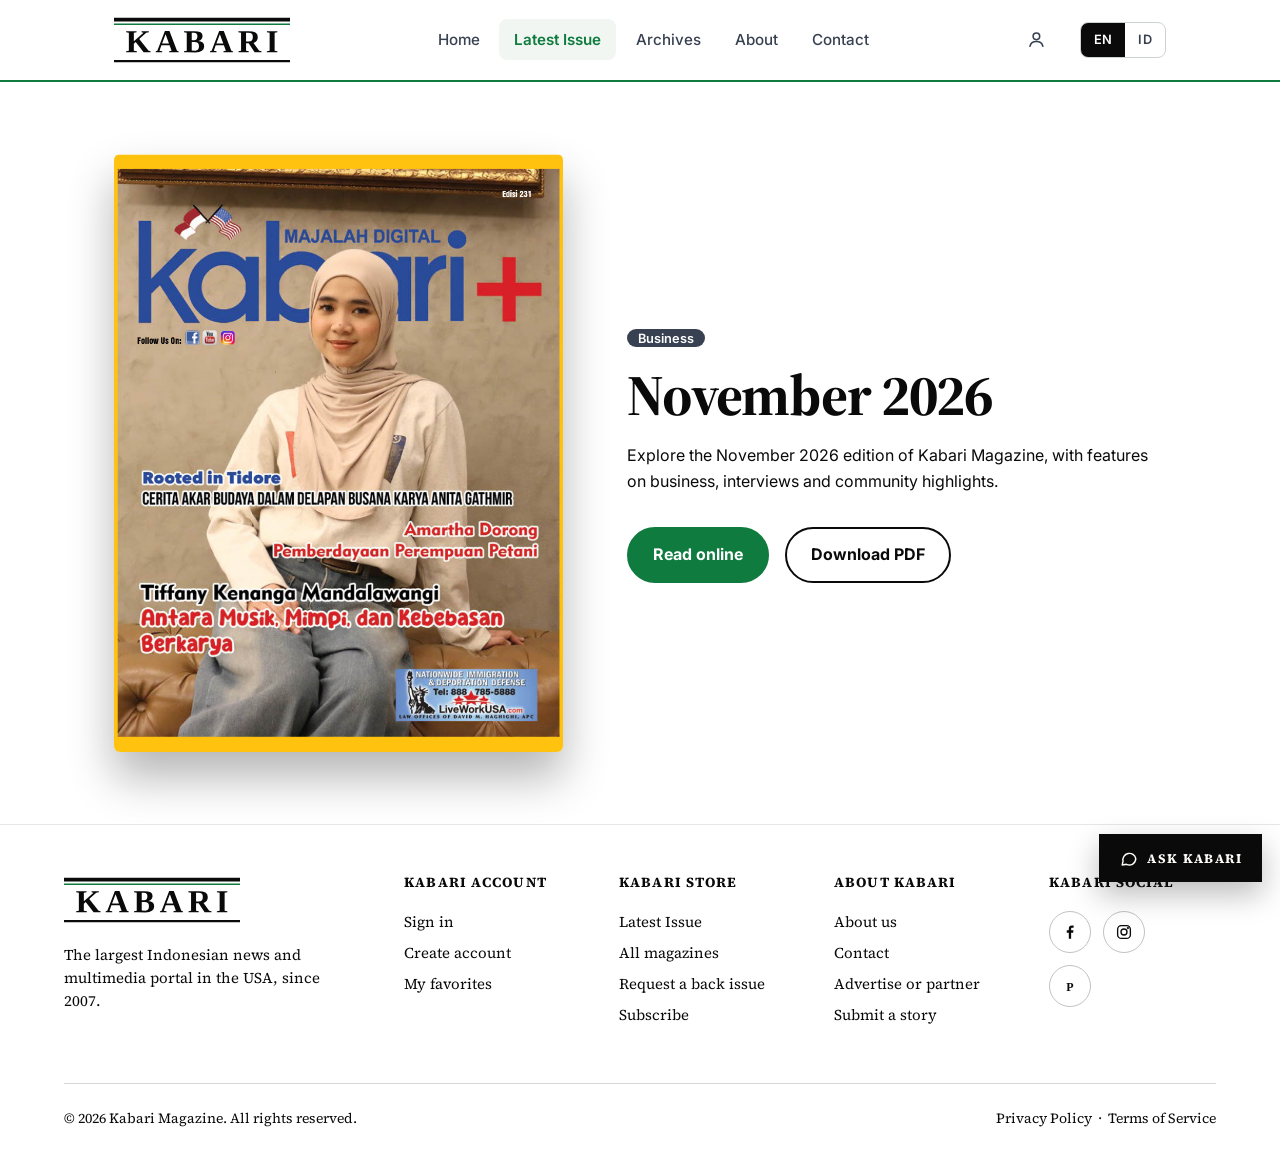
<file: latest.html>
<!DOCTYPE html>
<html lang="en"><head><meta charset="UTF-8"><meta name="viewport" content="width=device-width,initial-scale=1">
<title>Latest Issue of Kabari Magazine | Read Online &amp; PDF</title>
<meta name="description" content="Read the newest issue of Kabari Magazine online or download the PDF. Indonesian news, culture and community stories from across the USA.">
<link rel="canonical" href="https://YOURDOMAIN.COM/latest.html">
<meta property="og:title" content="Latest Issue of Kabari Magazine | Read Online &amp; PDF"><meta property="og:description" content="Read the newest issue of Kabari Magazine online or download the PDF. Indonesian news, culture and community stories from across the USA."><meta property="og:type" content="website">
<meta property="og:url" content="https://YOURDOMAIN.COM/latest.html"><meta property="og:site_name" content="Kabari Magazine"><meta property="og:image" content="https://YOURDOMAIN.COM/og-image.png"><meta property="og:image:width" content="1200"><meta property="og:image:height" content="630"><meta property="og:locale" content="en_US"><meta property="og:locale:alternate" content="id_ID">
<meta name="twitter:card" content="summary_large_image"><meta name="twitter:title" content="Latest Issue of Kabari Magazine | Read Online &amp; PDF"><meta name="twitter:description" content="Read the newest issue of Kabari Magazine online or download the PDF. Indonesian news, culture and community stories from across the USA."><meta name="twitter:image" content="https://YOURDOMAIN.COM/og-image.png">
<meta name="theme-color" content="#0A0A0A"><link rel="icon" href="data:image/svg+xml,%3Csvg xmlns='http://www.w3.org/2000/svg' viewBox='0 0 32 32'%3E%3Crect width='32' height='32' rx='6' fill='%230A0A0A'/%3E%3Ctext x='8' y='24' font-size='22' font-weight='900' fill='%2322C55E' font-family='Georgia'%3EK%3C/text%3E%3C/svg%3E">
<link rel="preconnect" href="https://fonts.googleapis.com"><link rel="preconnect" href="https://fonts.gstatic.com" crossorigin>
<link href="https://fonts.googleapis.com/css2?family=Inter:wght@400;500;600;700&family=Source+Serif+4:opsz,wght@8..60,400;8..60,600;8..60,700&family=Newsreader:opsz,wght@6..72,500;6..72,600;6..72,700&display=swap" rel="stylesheet">
<link rel="stylesheet" href="style.css"></head>
<body data-page="latest"><noscript><p style="padding:2rem 5%;text-align:center;font-family:sans-serif">Please turn on JavaScript to view Kabari Magazine. You can also email info@kabarinews.com.</p></noscript><div id="hdr"></div>
<main id="main" class="wrap"><div class="latest"><div class="cv" id="lc"></div><div><span class="tag" id="lg"></span><h1 id="lt">Latest issue of Kabari Magazine</h1><p id="ld"></p><div class="row" id="la"></div></div></div></main>
<div id="ftr"></div><script src="data.js"></script><script src="site.js"></script><script src="chat.js"></script></body></html>
</file>
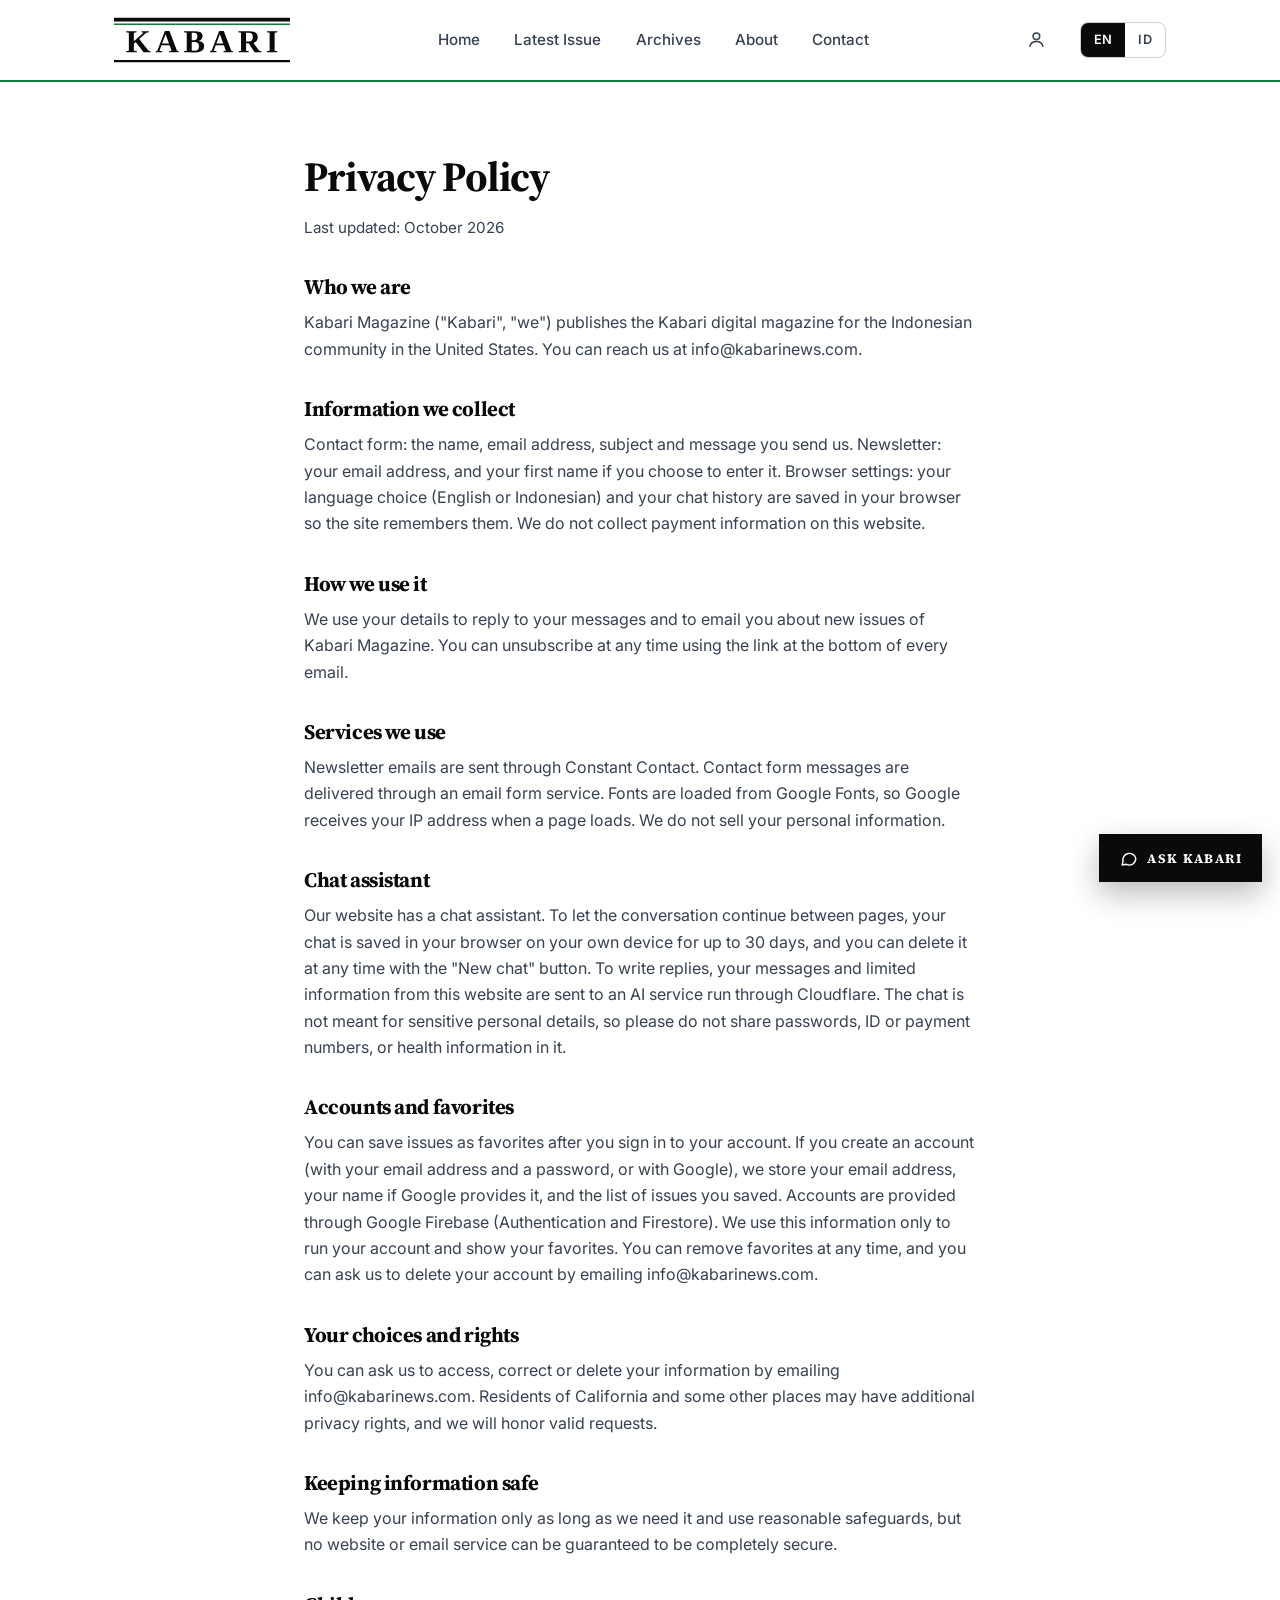
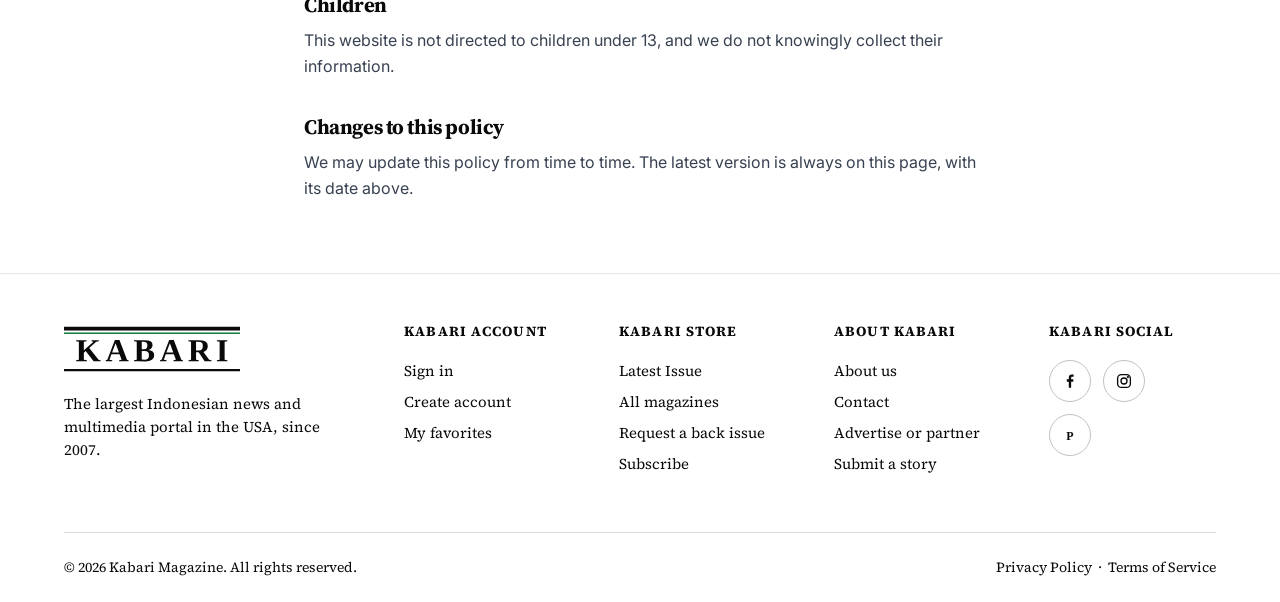
<file: privacy.html>
<!DOCTYPE html>
<html lang="en"><head><meta charset="UTF-8"><meta name="viewport" content="width=device-width,initial-scale=1">
<title>Privacy Policy | Kabari Magazine</title>
<meta name="description" content="Read how Kabari Magazine collects, uses and protects your information, including the contact form, newsletter and chat assistant.">
<link rel="canonical" href="https://YOURDOMAIN.COM/privacy.html">
<meta property="og:title" content="Privacy Policy | Kabari Magazine"><meta property="og:description" content="Read how Kabari Magazine collects, uses and protects your information, including the contact form, newsletter and chat assistant."><meta property="og:type" content="website">
<meta property="og:url" content="https://YOURDOMAIN.COM/privacy.html"><meta property="og:site_name" content="Kabari Magazine"><meta property="og:image" content="https://YOURDOMAIN.COM/og-image.png"><meta property="og:image:width" content="1200"><meta property="og:image:height" content="630"><meta property="og:locale" content="en_US"><meta property="og:locale:alternate" content="id_ID">
<meta name="twitter:card" content="summary_large_image"><meta name="twitter:title" content="Privacy Policy | Kabari Magazine"><meta name="twitter:description" content="Read how Kabari Magazine collects, uses and protects your information, including the contact form, newsletter and chat assistant."><meta name="twitter:image" content="https://YOURDOMAIN.COM/og-image.png">
<meta name="theme-color" content="#0A0A0A"><link rel="icon" href="data:image/svg+xml,%3Csvg xmlns='http://www.w3.org/2000/svg' viewBox='0 0 32 32'%3E%3Crect width='32' height='32' rx='6' fill='%230A0A0A'/%3E%3Ctext x='8' y='24' font-size='22' font-weight='900' fill='%2322C55E' font-family='Georgia'%3EK%3C/text%3E%3C/svg%3E">
<link rel="preconnect" href="https://fonts.googleapis.com"><link rel="preconnect" href="https://fonts.gstatic.com" crossorigin>
<link href="https://fonts.googleapis.com/css2?family=Inter:wght@400;500;600;700&family=Source+Serif+4:opsz,wght@8..60,400;8..60,600;8..60,700&family=Newsreader:opsz,wght@6..72,500;6..72,600;6..72,700&display=swap" rel="stylesheet">
<link rel="stylesheet" href="style.css"></head>
<body data-page="privacy"><noscript><p style="padding:2rem 5%;text-align:center;font-family:sans-serif">Please turn on JavaScript to view Kabari Magazine. You can also email info@kabarinews.com.</p></noscript><div id="hdr"></div>
<main id="main" class="wrap legal"><div id="lg"><h1 class="sec-t">Privacy Policy</h1></div></main>
<div id="ftr"></div><script src="data.js"></script><script src="legal.js"></script><script src="site.js"></script><script src="chat.js"></script></body></html>
</file>
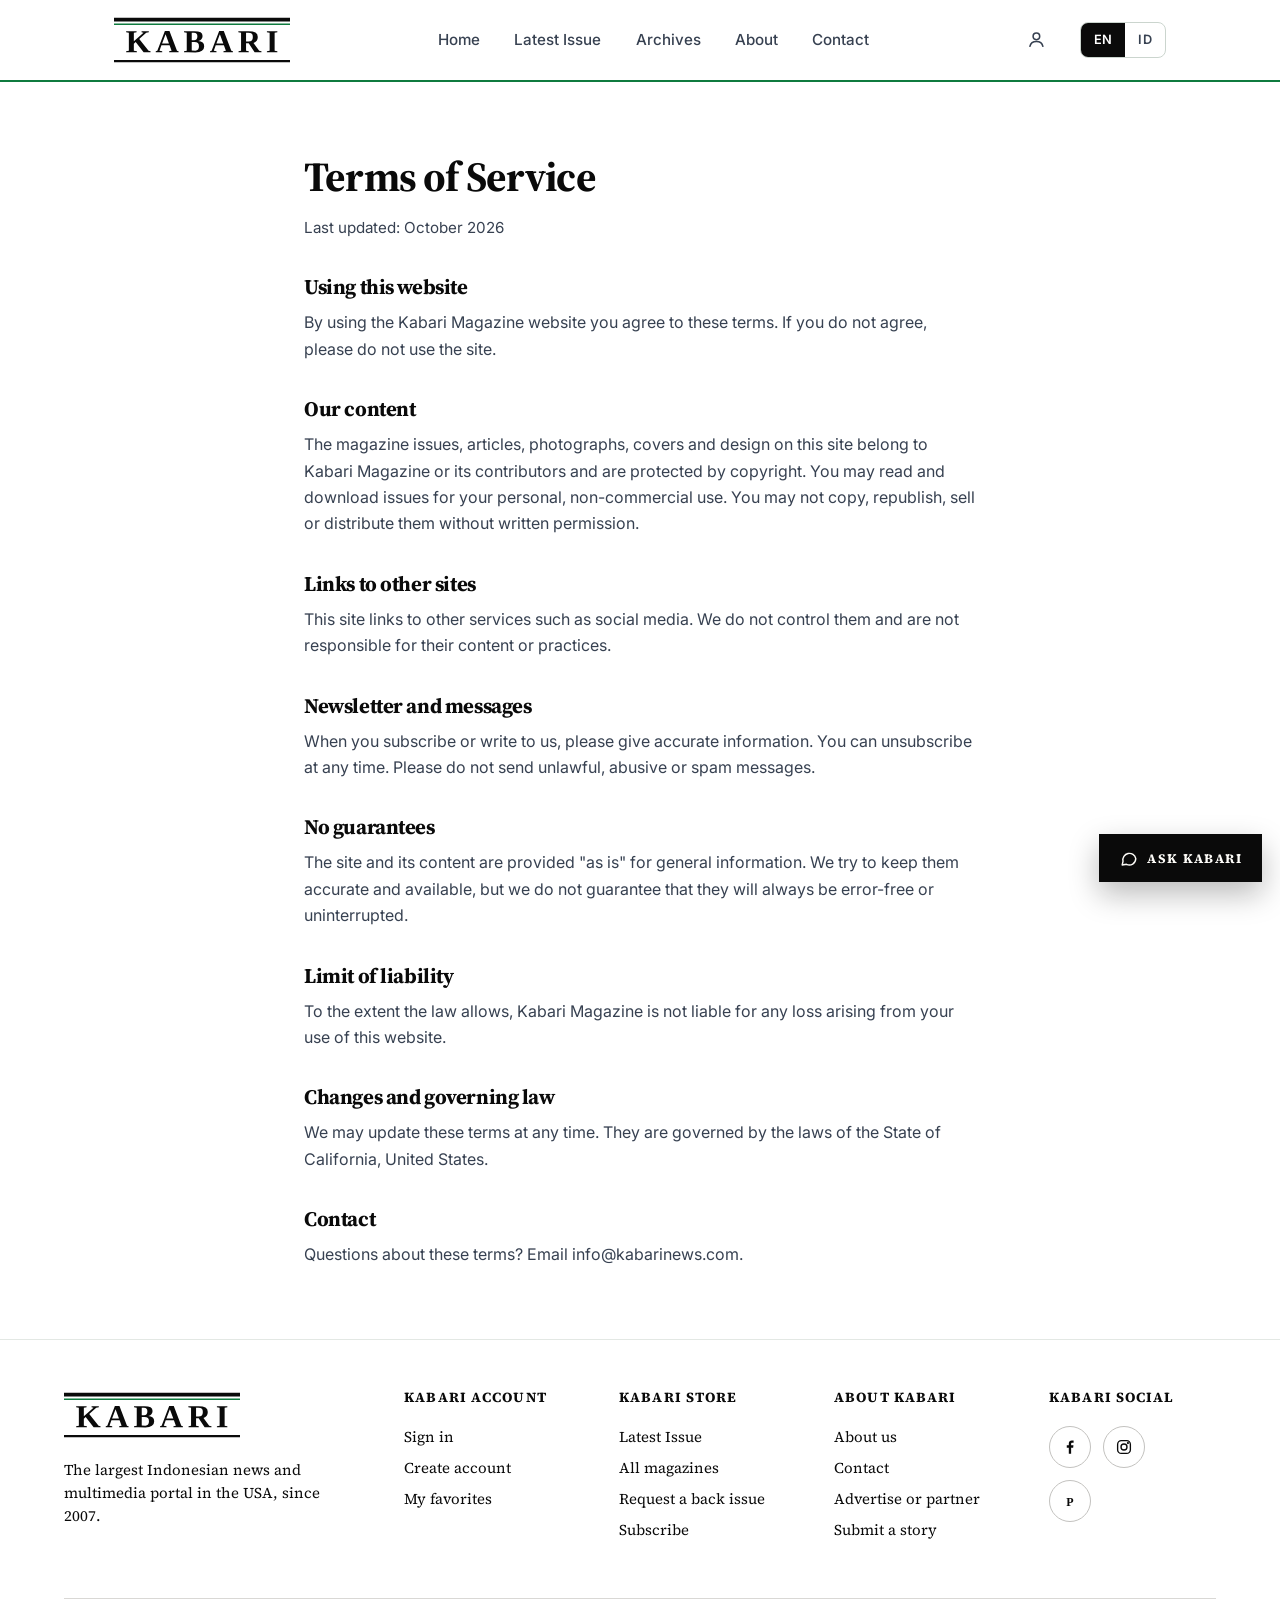
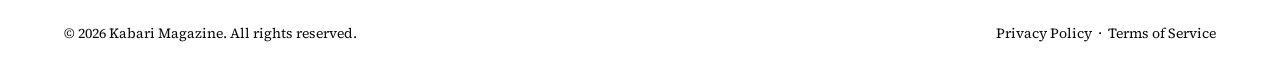
<file: terms.html>
<!DOCTYPE html>
<html lang="en"><head><meta charset="UTF-8"><meta name="viewport" content="width=device-width,initial-scale=1">
<title>Terms of Service | Kabari Magazine</title>
<meta name="description" content="The terms for using the Kabari Magazine website, including copyright, personal use of issues, links to other sites and liability.">
<link rel="canonical" href="https://YOURDOMAIN.COM/terms.html">
<meta property="og:title" content="Terms of Service | Kabari Magazine"><meta property="og:description" content="The terms for using the Kabari Magazine website, including copyright, personal use of issues, links to other sites and liability."><meta property="og:type" content="website">
<meta property="og:url" content="https://YOURDOMAIN.COM/terms.html"><meta property="og:site_name" content="Kabari Magazine"><meta property="og:image" content="https://YOURDOMAIN.COM/og-image.png"><meta property="og:image:width" content="1200"><meta property="og:image:height" content="630"><meta property="og:locale" content="en_US"><meta property="og:locale:alternate" content="id_ID">
<meta name="twitter:card" content="summary_large_image"><meta name="twitter:title" content="Terms of Service | Kabari Magazine"><meta name="twitter:description" content="The terms for using the Kabari Magazine website, including copyright, personal use of issues, links to other sites and liability."><meta name="twitter:image" content="https://YOURDOMAIN.COM/og-image.png">
<meta name="theme-color" content="#0A0A0A"><link rel="icon" href="data:image/svg+xml,%3Csvg xmlns='http://www.w3.org/2000/svg' viewBox='0 0 32 32'%3E%3Crect width='32' height='32' rx='6' fill='%230A0A0A'/%3E%3Ctext x='8' y='24' font-size='22' font-weight='900' fill='%2322C55E' font-family='Georgia'%3EK%3C/text%3E%3C/svg%3E">
<link rel="preconnect" href="https://fonts.googleapis.com"><link rel="preconnect" href="https://fonts.gstatic.com" crossorigin>
<link href="https://fonts.googleapis.com/css2?family=Inter:wght@400;500;600;700&family=Source+Serif+4:opsz,wght@8..60,400;8..60,600;8..60,700&family=Newsreader:opsz,wght@6..72,500;6..72,600;6..72,700&display=swap" rel="stylesheet">
<link rel="stylesheet" href="style.css"></head>
<body data-page="terms"><noscript><p style="padding:2rem 5%;text-align:center;font-family:sans-serif">Please turn on JavaScript to view Kabari Magazine. You can also email info@kabarinews.com .</p></noscript><div id="hdr"></div>
<main id="main" class="wrap legal"><div id="lg"><h1 class="sec-t">Terms of Service</h1></div></main>
<div id="ftr"></div><script src="data.js"></script><script src="legal.js"></script><script src="site.js"></script><script src="chat.js"></script></body></html>
                                                                   
</file>
<file: style.css>
:root{--ink:#0A0A0A;--green:#0F7B3F;--green-d:#0A5C2E;--lime:#22C55E;--paper:#FFFFFF;--soft:#F1F6F2;--line:#E3E8E4;--f1:'Source Serif 4',Georgia,serif;--f2:'Inter',system-ui,sans-serif;--r:3/4}
*{margin:0;padding:0;box-sizing:border-box}html{scroll-behavior:smooth}
body{font:1rem/1.65 var(--f2);background:var(--paper);color:var(--ink)}
a{color:inherit;text-decoration:none}ul{list-style:none}img{max-width:100%;display:block}
:focus-visible{outline:3px solid var(--lime);outline-offset:3px}
button{font:inherit;color:inherit;cursor:pointer;background:none;border:0}
.skip{position:absolute;left:-999px}.skip:focus{left:1rem;top:1rem;background:var(--lime);color:#000;padding:.5rem 1rem;z-index:300}
header{position:sticky;top:0;z-index:100;display:flex;align-items:center;gap:1.5rem;padding:.8rem 5%;background:rgba(255,255,255,.96);backdrop-filter:blur(8px);border-bottom:1px solid var(--line)}
.logo{display:flex;align-items:center;gap:.65rem;font:700 1.3rem var(--f1);letter-spacing:-.01em;white-space:nowrap}
.mk{display:grid;place-items:center;width:2.1rem;height:2.1rem;border-radius:8px;background:var(--ink);color:var(--lime);font:700 1.2rem var(--f1)}
nav{display:flex;gap:.25rem;margin:0 auto}
nav a{padding:.5rem .95rem;border-radius:8px;font-weight:500;font-size:.95rem;color:#374151;transition:background .2s,color .2s}
nav a:hover{background:var(--soft);color:var(--ink)}
nav a[aria-current]{color:var(--green);font-weight:600;background:var(--soft)}
.lang{display:flex;border:1px solid #CBD5CE;border-radius:8px;overflow:hidden}
.lang button{padding:.4rem .8rem;font-weight:600;font-size:.8rem;letter-spacing:.04em;color:#374151}
.lang button[aria-pressed=true]{background:var(--ink);color:#fff}
.burger{display:none;margin-left:auto;width:2.6rem;height:2.6rem;border:1px solid #CBD5CE;border-radius:8px;font-size:1.3rem}
.wrap{max-width:1180px;margin:0 auto;padding:4.5rem 5%}
h1,h2{font-family:var(--f1);line-height:1.1;letter-spacing:-.02em}
.sec-t{font-size:clamp(1.8rem,4vw,2.6rem);margin-bottom:2rem}
.hero{background:var(--ink);color:var(--paper);overflow:hidden}
.hero .wrap{display:grid;grid-template-columns:1.1fr .9fr;gap:3rem;align-items:center;min-height:78vh}
.hero h1{font-size:clamp(2.6rem,6.5vw,4.6rem);font-weight:700}
.hero .btn.solid{background:var(--lime);border-color:var(--lime);color:#0A0A0A}.hero .btn.solid:hover{background:#fff;border-color:#fff}
.hero p{font-size:1.15rem;margin:1.5rem 0 2rem;max-width:34rem;color:#E5E7EB}
.row{display:flex;gap:1rem;flex-wrap:wrap}
.btn{display:inline-block;padding:.8rem 1.5rem;border-radius:99px;font-weight:700;border:2px solid currentColor;transition:transform .2s,background .2s}
.btn.solid{background:var(--green);border-color:var(--green);color:#fff}.btn.solid:hover{background:var(--green-d);border-color:var(--green-d)}
.btn.line:hover{background:var(--ink);color:var(--paper)}.hero .btn.line:hover{background:var(--paper);color:var(--ink)}
.btn.off{opacity:.55;cursor:not-allowed;border-style:dashed;font-weight:600}
#fan{position:relative;height:28rem}
.fc{position:absolute;width:46%;aspect-ratio:var(--r);left:50%;top:50%;box-shadow:0 25px 50px rgba(0,0,0,.5);border-radius:6px;overflow:hidden;transition:transform .5s cubic-bezier(.2,.8,.2,1)}
.f0{transform:translate(-94%,-50%) rotate(-11deg)}.f1{transform:translate(-50%,-52%) rotate(-1deg)}.f2{transform:translate(-6%,-50%) rotate(8deg);z-index:2}
#fan:hover .f0{transform:translate(-100%,-50%) rotate(-14deg)}#fan:hover .f2{transform:translate(-2%,-50%) rotate(11deg)}
.gen{height:100%;width:100%;background:var(--c);color:#fff;display:flex;flex-direction:column;justify-content:space-between;padding:7% 8%;position:relative;overflow:hidden;font-family:var(--f1)}
.gen::before{content:"";position:absolute;width:90%;aspect-ratio:1;right:-35%;bottom:-20%;border-radius:50%;background:var(--lime);opacity:.9}
.gen b{font-size:clamp(1rem,2.4vw,1.6rem);letter-spacing:.14em;border-bottom:3px solid var(--lime);padding-bottom:.3rem;position:relative}
.gen span{font-size:clamp(1.3rem,3vw,2.2rem);font-weight:800;position:relative;margin-top:auto}.gen em{font-style:normal;font-size:clamp(2rem,5vw,3.6rem);font-weight:900;line-height:1;position:relative}
.gen i{font:600 .8rem var(--f2);font-style:normal;position:relative;color:#0A0A0A;background:var(--lime);align-self:flex-start;padding:.1rem .6rem;border-radius:99px;margin-top:.5rem}
.grid{display:grid;grid-template-columns:repeat(auto-fill,minmax(210px,1fr));gap:2rem}
.card{display:flex;flex-direction:column;gap:.5rem;text-align:left}
.cv{display:block;aspect-ratio:var(--r);border-radius:6px;overflow:hidden;box-shadow:0 8px 20px rgba(10,10,10,.18);transition:transform .25s,box-shadow .25s}.cv img{height:100%;width:100%;object-fit:cover}
.card:hover .cv{transform:translateY(-6px) rotate(-1deg);box-shadow:0 18px 30px rgba(10,10,10,.28)}
.card strong{font:700 1.15rem var(--f1)}
.tag{align-self:flex-start;background:var(--c,var(--ink));color:#fff;font-size:.8rem;font-weight:600;padding:.1rem .7rem;border-radius:99px}
.band{background:var(--soft);border-block:1px solid var(--line)}
.topics{display:grid;grid-template-columns:repeat(auto-fit,minmax(170px,1fr));gap:1rem}
.topic{background:var(--c);color:#fff;padding:2.2rem 1.2rem;border-radius:10px;font:700 1.5rem var(--f1);transition:transform .2s}.topic:hover{transform:translateY(-4px)}
.more{text-align:center;margin-top:3rem}
.latest{display:grid;grid-template-columns:minmax(0,1fr) 1.2fr;gap:4rem;align-items:center}
.latest .cv{box-shadow:0 25px 45px rgba(10,10,10,.3)}.latest h1{font-size:clamp(2.2rem,5vw,3.6rem);margin:.8rem 0 1rem}.latest p{max-width:34rem;margin-bottom:2rem}
.ctl{display:grid;gap:1.2rem;margin-bottom:2.5rem}
.pills{display:flex;gap:.5rem;flex-wrap:wrap}.pills button{padding:.35rem 1rem;border:2px solid var(--ink);border-radius:99px;font-weight:600}.pills button[aria-pressed=true]{background:var(--ink);color:var(--paper)}
.ctl label{font-weight:700;display:block;margin-bottom:.4rem}
#q,.fm input,.fm textarea{width:100%;max-width:30rem;padding:.8rem 1rem;border:2px solid var(--ink);border-radius:8px;font:inherit;background:#fff}.fm input,.fm textarea{max-width:none}
.empty{grid-column:1/-1;padding:3rem 0}#count{margin-bottom:1.5rem;font-weight:600}
.prose{max-width:44rem}.prose p{font-size:1.15rem;margin-bottom:1.3rem;font-family:var(--f1)}
.fm{display:grid;gap:1.1rem;max-width:36rem}.fm textarea{min-height:10rem}#st{font-weight:600;min-height:1.5rem}
dialog{margin:auto;border:3px solid var(--ink);border-radius:12px;background:var(--paper);color:var(--ink);width:min(820px,92vw);padding:2rem}dialog::backdrop{background:rgba(10,10,10,.75)}
.mg{display:grid;grid-template-columns:minmax(0,.8fr) 1.2fr;gap:2rem;align-items:center}.mc{aspect-ratio:var(--r);border-radius:6px;overflow:hidden}.mc img{height:100%;object-fit:cover}
dialog h2{font-size:2rem;margin:.6rem 0}.md{margin-bottom:1.5rem}.acts{display:flex;gap:.8rem;flex-wrap:wrap}
.x{position:absolute;top:.6rem;right:1rem;font-size:2rem;line-height:1}
@media(max-width:800px){
 .burger{display:block}header{gap:.8rem}.lang{order:3}.burger{order:4;margin-left:0}.logo{margin-right:auto}
 nav{display:none;position:absolute;top:100%;left:0;right:0;flex-direction:column;margin:0;padding:.8rem 5% 1.2rem;background:#fff;border-bottom:1px solid var(--line);box-shadow:0 12px 24px rgba(10,10,10,.08)}nav.open{display:flex}nav a{padding:.8rem 1rem}
 .hero .wrap,.latest,.mg,.fg{grid-template-columns:1fr}.hero .wrap{min-height:0}#fan{height:24rem}.mc{max-width:240px;margin:auto}
}
@media(prefers-reduced-motion:reduce){*{transition:none!important;scroll-behavior:auto!important}}

.yrs{display:flex;gap:.2rem;overflow-x:auto;border-bottom:1px solid var(--line);scrollbar-width:none;scroll-snap-type:x proximity}
.yrs::-webkit-scrollbar{display:none}
.yrs button{flex:none;padding:.75rem 1.05rem;font:600 .95rem var(--f2);font-variant-numeric:tabular-nums;letter-spacing:.01em;color:#6B7280;border-bottom:3px solid transparent;margin-bottom:-1px;scroll-snap-align:center;transition:color .2s,border-color .2s}
.yrs button:hover{color:var(--ink);border-color:#CBD5CE}
.yrs button[aria-pressed=true]{color:var(--ink);border-color:var(--green)}

.abh{background:var(--soft);border-bottom:1px solid var(--line)}.abh .wrap{padding-bottom:3.5rem}
.eye{display:inline-block;font-weight:600;font-size:.85rem;letter-spacing:.12em;text-transform:uppercase;color:var(--green);margin-bottom:1rem}
.abh h1{font-size:clamp(2.3rem,5.5vw,4rem);font-weight:700;max-width:18ch}.lead{font-size:1.2rem;max-width:44rem;margin:1.5rem 0 2.5rem;color:#374151}
.stats{display:grid;grid-template-columns:repeat(auto-fit,minmax(150px,1fr));gap:1px;background:var(--line);border:1px solid var(--line);border-radius:10px;overflow:hidden}
.stats div{background:#fff;padding:1.4rem 1.2rem}.stats b{display:block;font:700 2rem var(--f1);color:var(--green)}.stats span{font-size:.9rem;color:#4B5563}
.pillars{display:grid;grid-template-columns:repeat(auto-fit,minmax(240px,1fr));gap:1.5rem;margin-bottom:3rem}
.pillars div{border-top:4px solid var(--green);background:#fff;border-radius:0 0 10px 10px;padding:1.5rem;box-shadow:0 6px 18px rgba(10,10,10,.07)}.pillars h3{font:700 1.4rem var(--f1);margin-bottom:.5rem}
.tl{list-style:none;max-width:46rem;border-left:3px solid var(--green);margin-left:.6rem}
.tl li{position:relative;padding:0 0 2rem 2rem}.tl li:last-child{padding-bottom:0}.tl li::before{content:"";position:absolute;left:-.62rem;top:.45rem;width:1rem;height:1rem;border-radius:50%;background:#fff;border:3px solid var(--green)}
.tl b{font:700 1.6rem var(--f1)}.tl p{margin-top:.2rem}
.two{display:grid;grid-template-columns:1fr 1fr;gap:3rem}.tw{overflow-x:auto}
.tbl{width:100%;border-collapse:collapse;background:#fff;border:1px solid var(--line);font-size:.97rem}
.tbl th,.tbl td{padding:.85rem 1rem;text-align:left;border-bottom:1px solid var(--line);vertical-align:top}
.tbl thead th{background:var(--ink);color:#fff;font-weight:600;font-size:.85rem;letter-spacing:.04em;text-transform:uppercase}
.tbl tbody th{font-weight:600;white-space:nowrap}.tbl tbody tr:nth-child(even){background:#F8FAF8}.tbl tbody tr:hover{background:var(--soft)}.tbl a{color:var(--green);font-weight:600}
.cta{background:var(--ink);color:#fff;text-align:center}.cta h2{font-size:clamp(1.8rem,4vw,2.6rem)}.cta p{margin:1rem 0 2rem;color:#D1D5DB}.cta .btn.solid{background:var(--lime);border-color:var(--lime);color:#0A0A0A}.cta .btn.line:hover{background:#fff;color:var(--ink)}
@media(max-width:800px){.two{grid-template-columns:1fr}}


.duo{display:grid;grid-template-columns:1.2fr 1fr;gap:1.5rem}
.boxc{border:1px solid var(--line);border-top:4px solid var(--green);border-radius:0 0 12px 12px;background:#fff;padding:2rem;box-shadow:0 6px 18px rgba(10,10,10,.06)}
.boxc h2{font-size:1.6rem;margin-bottom:.5rem}.boxc p{margin-bottom:1.4rem;color:#374151}
.boxc .btn{padding:.6rem 1.2rem}
@media(max-width:800px){.duo{grid-template-columns:1fr}}

/* minimal subscribe + follow boxes */
.duo{align-items:start;gap:1.25rem}
.boxc{border:1px solid var(--line);border-top:1px solid var(--line);border-radius:12px;box-shadow:none;background:#fff;padding:1.75rem 2rem}
.boxc h2{font-size:1.2rem;font-weight:700;margin-bottom:.6rem}
.boxc p{font-size:.95rem;margin-bottom:1.1rem}
.boxc .row{gap:.5rem}
.boxc .row .btn{padding:.4rem 1rem;font-size:.88rem;font-weight:600;border:1px solid #CBD5CE;border-radius:99px;color:#374151;background:#fff}
.boxc .row .btn:hover{background:var(--ink);border-color:var(--ink);color:#fff}
#ctct{margin:0 -.5rem}

/* mobile fixes: hero fan, year slider, topic rows */
.yslide{display:none;align-items:center;gap:1rem}
.yall{padding:.45rem 1.1rem;border:2px solid var(--ink);border-radius:99px;font-weight:600;flex:none}.yall[aria-pressed=true]{background:var(--ink);color:#fff}
.yr{flex:1;display:flex;align-items:center;gap:.9rem}
.yr input{flex:1;height:2.2rem;accent-color:var(--green);cursor:pointer}.yr input.dim{opacity:.45}
.yr output{min-width:3.2rem;text-align:right;font:700 1.2rem var(--f1);font-variant-numeric:tabular-nums}
@media(max-width:800px){
 .yrs{display:none}.yslide{display:flex}
 #fan{height:19rem}.fc{width:46%}
 .f0,#fan:hover .f0{transform:translate(-96%,-50%) rotate(-9deg)}
 .f1{transform:translate(-50%,-52%) rotate(-1deg)}
 .f2,#fan:hover .f2{transform:translate(-4%,-50%) rotate(7deg)}
}

/* phones: smaller covers, two per row */
@media(max-width:800px){
 .grid{grid-template-columns:repeat(2,1fr);gap:1.4rem 1rem}
 .card strong{font-size:1rem}.tag{font-size:.72rem}
 .latest .cv{max-width:300px;margin:0 auto;width:100%}
}

.legal{max-width:50rem}.legal h2{font:700 1.3rem var(--f1);margin:2rem 0 .5rem}.legal p{color:#374151}.upd{color:#6B7280;margin:-1rem 0 1rem;font-size:.95rem}

/* light header with logo */
header{background:rgba(255,255,255,.97);border-bottom:2px solid var(--green)}
.logo img{height:46px;width:auto;display:block}
@media(max-width:800px){.logo img{height:38px}}

/* keep hero text above covers; align header with page content on wide screens */
.hero .wrap>div:first-child{position:relative;z-index:3}
header{padding-inline:max(5%,calc((100% - 1180px)/2 + 5%))}

.logo img{height:54px}
@media(max-width:800px){.logo img{height:42px}}


/* QA fixes: stop wide children stretching grids; slightly larger tags */
.ctl{grid-template-columns:minmax(0,1fr)}.ctl>*{min-width:0}
.two>div{min-width:0}
@media(max-width:800px){.two{grid-template-columns:minmax(0,1fr)}.tag{font-size:.78rem}}

/* all years visible on desktop; footer list spacing */
@media(min-width:801px){.yrs{flex-wrap:wrap;overflow:visible}}

/* hero + popup cover fix */
.fc img{width:100%;height:100%;object-fit:cover}
.mc img{width:100%}

/* ===== Contact page (measured from the reference design) ===== */
:root{--f3:'Newsreader',Georgia,'Times New Roman',serif;--bd:#c3c2bf}
.sr{position:absolute;width:1px;height:1px;overflow:hidden;clip:rect(0 0 0 0);white-space:nowrap}
.ch{background:var(--ink);color:#fdfcf8;text-align:center;padding:clamp(2.5rem,5vw,4rem) 5%}
.ch h1{font:700 clamp(2.5rem,6vw,4rem)/1.05 var(--f3);letter-spacing:0}
.cw{width:min(900px,90%);margin:0 auto;padding:clamp(3rem,6.4vw,5.75rem) 0 5rem;font-family:var(--f1)}
.ct-h2{font:500 clamp(1.75rem,4vw,2.5rem)/1.1 var(--f3);text-align:center;margin:0}
.csub{font:400 1.0625rem/1.65 var(--f1);text-align:center;margin:16px 0 52px}
.ff{display:grid;gap:24px}.r2{display:grid;grid-template-columns:minmax(0,1fr) minmax(0,1fr);gap:32px}.r2>div,.ff>div{min-width:0}
.ff label{display:block;font:700 14px/21px var(--f1);text-transform:uppercase;letter-spacing:1.12px;margin:0 0 12px}.ff label i{font-style:normal}
.ff input,.ff select,.ff textarea{display:block;width:100%;padding:4px 16px;border:1px solid var(--bd);border-radius:0;font:400 16px var(--f1);background:#fff;color:var(--ink)}
.ff input,.ff select{height:48px}.ff textarea{height:160px;resize:vertical}
.ff select{appearance:none;-webkit-appearance:none;padding-right:44px;background:#fff url("data:image/svg+xml,%3Csvg xmlns='http://www.w3.org/2000/svg' width='12' height='8' viewBox='0 0 12 8'%3E%3Cpath d='M1 1.5l5 5 5-5' fill='none' stroke='%230d0d0d' stroke-width='1.6'/%3E%3C/svg%3E") no-repeat right 16px center}
.ff input:focus,.ff select:focus,.ff textarea:focus{outline:2px solid var(--ink);outline-offset:1px;border-color:var(--ink)}
.ff [aria-invalid=true]{border-color:#B91C1C}
.err{color:#B91C1C;font-size:13px;line-height:1.3;margin:6px 0 0}.err:empty{display:none}.hint{font-size:14px;font-weight:600;margin:8px 0 0}
.sbtn{height:48px;padding:0 24px;background:var(--green);color:#fff;border:0;border-radius:0;font:700 14px var(--f1);letter-spacing:1.12px;text-transform:uppercase;cursor:pointer;transition:background .2s}.sbtn:hover{background:var(--green-d)}.sbtn:disabled{opacity:.6;cursor:wait}
.ff .sbw{margin-top:8px}
.fs{font-size:15px;font-weight:600;margin:0}.fs:empty{display:none}.fs.ok{border:1px solid var(--ink);padding:12px 16px}.fs.bad{color:#B91C1C}
.cx{display:grid;grid-template-columns:repeat(3,minmax(0,1fr));gap:48px 60px;margin-top:48px}
.cx h3{font:600 22px/1.25 var(--f3)}.cx h3::after{content:"";display:block;width:28px;height:2px;background:var(--ink);margin:16px 0 12px}
.cx p{font:400 17px/28.05px var(--f1);margin:0 0 28px}.cx p strong{display:block;margin-bottom:4px;font-weight:700}.cx p>a,.cx p>span{display:block}.cx a:not(.si){text-decoration:underline;text-underline-offset:3px}.cx .kd{margin-bottom:40px}
.cx>div{display:flex;flex-direction:column}.cx .sis,.cx .xl{margin-top:auto}.cx .xl{display:flex;align-items:center;min-height:42px}.cx .xl a{font-weight:700;font-size:17px;line-height:28px}
@media(max-width:768px){.r2{grid-template-columns:minmax(0,1fr);gap:24px}.cx{grid-template-columns:minmax(0,1fr)}}

/* social buttons (contact + footer) */
.sis{display:flex;flex-wrap:wrap;gap:12px}
.si{display:grid;place-items:center;width:42px;height:42px;border:1px solid var(--bd);border-radius:50%;background:transparent;color:var(--ink);transition:background .15s,color .15s,border-color .15s}.si svg{width:18px;height:18px}.si:hover{background:var(--ink);border-color:var(--ink);color:#fff}

/* ===== Footer (white) ===== */
footer.kf{background:#fff;color:var(--ink);padding:0 5%;font-family:var(--f1);border-top:1px solid var(--line)}
.kf-in{max-width:1320px;margin:0 auto}
.kf-g{display:grid;grid-template-columns:1.75fr 1fr 1fr 1fr 1fr;gap:48px;padding:48px 0}
.flogo{display:block;height:54px;width:auto;max-width:100%;margin-bottom:16px}
.kf-b>p{font:400 15px/23px var(--f1);max-width:21rem;margin:0}
.plink{display:inline-block;margin-top:20px;font:700 14px/1.4 var(--f1);letter-spacing:1.12px;text-transform:uppercase;border-bottom:2px solid var(--ink)}
.kf h4{font:700 14px/1.4 var(--f1);letter-spacing:1.12px;text-transform:uppercase;margin:0 0 18px;color:var(--ink)}
.kf li{margin-bottom:10px;font:400 15px/21px var(--f1)}.kf li a:hover,.kf-bot a:hover{text-decoration:underline;text-underline-offset:3px}
.kf .sis{max-width:96px}
.kf-bot{display:flex;justify-content:space-between;gap:8px 16px;flex-wrap:wrap;border-top:1px solid #d9d8d5;padding:24px 0;font:400 14px/1.5 var(--f1)}
@media(max-width:1000px){.kf-g{grid-template-columns:repeat(3,minmax(0,1fr))}.kf-b{grid-column:1/-1}}
@media(max-width:560px){.kf-g{grid-template-columns:repeat(2,minmax(0,1fr));gap:2rem 1.5rem}}

/* ===== Subscribe section (Contact page, Constant Contact form) ===== */
.sb{border-top:1px solid #d9d8d5;padding:80px 5%;scroll-margin-top:90px;font-family:var(--f1)}
.sb-in{max-width:1180px;margin:0 auto}
.sb-h{text-align:center;max-width:44rem;margin:0 auto 48px}
.sb-h h2{font:500 clamp(1.75rem,4vw,2.5rem)/1.1 var(--f3)}.sb-h p{font:400 17px/28.05px var(--f1);margin-top:16px}
.sb-g{display:grid;grid-template-columns:minmax(0,1fr) minmax(300px,460px) minmax(0,1fr);gap:56px;align-items:center}
.sb-s b{display:block;font:700 clamp(2.5rem,5vw,4rem)/1.05 var(--f3)}
.sb-s p{font:400 17px/28.05px var(--f1);max-width:18rem;margin-top:12px}
.sb-s.l{text-align:right}.sb-s.l p{margin-left:auto}
.sb-f{border:1px solid var(--bd);background:#fff;padding:24px;min-height:200px}
.duo{grid-template-columns:minmax(0,1fr)}
@media(max-width:900px){.sb{padding:56px 5%}.sb-g{grid-template-columns:minmax(0,1fr);gap:32px}.sb-f{order:-1}.sb-s.l,.sb-s.r{text-align:center}.sb-s p{margin-inline:auto}}

/* ===== Cards with favorite heart ===== */
.cardw{position:relative;min-width:0}.cardw .card{width:100%}
.fav{position:absolute;top:.55rem;right:.55rem;z-index:2;width:2.2rem;height:2.2rem;display:grid;place-items:center;border-radius:50%;background:rgba(255,255,255,.96);color:var(--ink);box-shadow:0 2px 8px rgba(10,10,10,.28);transition:transform .15s,color .15s}
.fav:hover{transform:scale(1.08)}
.fav svg{width:1.1rem;height:1.1rem;fill:none;stroke:currentColor;stroke-width:2;stroke-linejoin:round;flex:none}
.fav[aria-pressed=true]{color:var(--green)}
.fav[aria-pressed=true] svg{fill:currentColor}

/* ===== Header search + account buttons ===== */
.hbtns{display:flex;gap:.1rem}
.hb{position:relative;width:2.4rem;height:2.4rem;display:grid;place-items:center;border-radius:8px;color:#374151;cursor:pointer}.hb:hover{background:var(--soft);color:var(--ink)}
.hb svg{width:1.3rem;height:1.3rem;fill:none;stroke:currentColor;stroke-width:1.8;stroke-linecap:round;stroke-linejoin:round}
.hb-acc.on::after{content:"";position:absolute;top:.4rem;right:.4rem;width:.6rem;height:.6rem;background:var(--lime);border:2px solid #fff;border-radius:50%}
@media(max-width:800px){.hbtns{order:2}}

/* ===== Toast ===== */
#toast{position:fixed;left:50%;bottom:1.2rem;transform:translate(-50%,20px);z-index:250;max-width:min(92vw,520px);background:var(--ink);color:#fff;padding:.8rem 1.2rem;border-radius:10px;font-size:.95rem;box-shadow:0 10px 30px rgba(10,10,10,.35);opacity:0;pointer-events:none;transition:opacity .25s,transform .25s}
#toast.on{opacity:1;transform:translate(-50%,0);pointer-events:auto}#toast a{color:var(--lime);font-weight:700;text-decoration:underline;margin-left:.3rem}

/* ===== Account page ===== */
.aw{width:min(900px,90%);margin:0 auto;padding:56px 0 80px;font-family:var(--f1)}
.cons{font-size:.85rem;color:#4B5563}.cons a{text-decoration:underline;text-underline-offset:3px}
.ac-note{text-align:center;color:#374151;margin-bottom:2rem}
.ac-card{max-width:440px;margin:0 auto 3.5rem;border:1px solid var(--bd);padding:28px;background:#fff}
.ac-tabs{display:flex;border-bottom:1px solid var(--bd);margin-bottom:1.4rem}.ac-tabs button{flex:1;padding:.8rem;font:700 .8rem var(--f1);letter-spacing:1.1px;text-transform:uppercase;border-bottom:3px solid transparent;margin-bottom:-1px;color:#6B7280;cursor:pointer}.ac-tabs button[aria-selected=true]{color:var(--ink);border-color:var(--green)}
.ac-wide{width:100%}.ac-links{text-align:center;margin:0}.lnk{background:none;border:0;text-decoration:underline;text-underline-offset:3px;font:inherit;font-size:.9rem;cursor:pointer;color:var(--ink)}
.ac-or{text-align:center;color:#6B7280;font-size:.85rem;margin:0}
.gbtn{width:100%;height:48px;border:1px solid var(--bd);background:#fff;font:700 14px var(--f1);letter-spacing:1.12px;text-transform:uppercase;cursor:pointer;color:var(--ink)}.gbtn:hover{background:var(--soft)}
.ac-cons{text-align:center;margin-top:1rem}
.ac-top{display:flex;justify-content:space-between;align-items:center;gap:1rem;flex-wrap:wrap;margin-bottom:2.5rem;padding-bottom:1.5rem;border-bottom:1px solid #d9d8d5}
.ac-h{font:600 1.75rem var(--f3);margin:0 0 1.5rem}.ac-empty{margin-bottom:1.2rem;color:#374151}.ac-btn{display:inline-flex;align-items:center;text-decoration:none}

/* ===== Account gate ===== */
.ac-gate{max-width:520px;margin:0 auto 3.5rem;text-align:center}.ac-gate p{margin-bottom:1.4rem;color:#374151}.ac-gb{display:flex;gap:.8rem;justify-content:center;flex-wrap:wrap}.ac-gb .sbtn,.ac-gb .gbtn{display:inline-flex;align-items:center;justify-content:center;width:auto;padding:0 1.6rem;text-decoration:none}

/* ===== Login page ===== */
@property --a{syntax:'<angle>';initial-value:0deg;inherits:false}
body.lgp{background:#070707;color:#fff;overflow-x:hidden}
.lg-bar{position:fixed;inset:0 0 auto;z-index:30;display:flex;justify-content:space-between;align-items:center;padding:1rem 5%}
.lg-logo img{height:40px;width:auto}.lg-bar-r{display:flex;align-items:center;gap:1.1rem}.lg-back{color:#d1d5db;font-weight:600;font-size:.9rem}.lg-back:hover{color:#fff}
.lg-bar .lang{border-color:rgba(255,255,255,.3)}.lg-bar .lang button{color:#e5e7eb}.lg-bar .lang button[aria-pressed=true]{background:#fff;color:#0a0a0a}
.lg{position:relative;min-height:100vh;min-height:100dvh;display:grid;grid-template-columns:1.1fr .9fr;overflow:hidden;isolation:isolate}
.lg-bg{position:absolute;inset:0;z-index:-3;background:radial-gradient(120% 90% at 0% 0%,#0f3d24 0%,#070707 58%)}
.lg-bg i{position:absolute;border-radius:50%;filter:blur(90px);opacity:.5;animation:lgfloat 18s ease-in-out infinite}
.lg-bg .o1{width:42vw;height:42vw;left:-10vw;top:-12vw;background:#16a34a}.lg-bg .o2{width:30vw;height:30vw;right:4vw;bottom:-10vw;background:#22c55e;animation-delay:-6s}.lg-bg .o3{width:24vw;height:24vw;left:38vw;top:28vh;background:#0f7b3f;animation-delay:-12s}
@keyframes lgfloat{0%,100%{transform:translate3d(0,0,0) scale(1)}50%{transform:translate3d(4vw,3vw,0) scale(1.15)}}
.lg-art{position:absolute;inset:0 38% 0 0;z-index:-2;overflow:hidden;-webkit-mask-image:linear-gradient(90deg,#000 62%,transparent);mask-image:linear-gradient(90deg,#000 62%,transparent)}
.lg-cols{position:absolute;inset:-28% -12%;display:flex;gap:18px;transform:translate(var(--mx,0),var(--my,0)) rotate(-12deg);transition:transform .45s ease-out}
.lg-col{flex:1;display:flex;flex-direction:column;gap:18px;animation:lgup 70s linear infinite;will-change:transform}
.lg-col.c1{animation-direction:reverse;animation-duration:88s;margin-top:-7rem}.lg-col.c2{animation-duration:62s;margin-top:-2rem}.lg-col.c3{animation-direction:reverse;animation-duration:80s;margin-top:-10rem}
@keyframes lgup{to{transform:translateY(-50%)}}
.lg-c{flex:none;aspect-ratio:3/4;border-radius:12px;overflow:hidden;box-shadow:0 22px 44px rgba(0,0,0,.55)}.lg-c img{width:100%;height:100%;object-fit:cover}
.lg-left{position:relative;display:flex;align-items:flex-end;padding:6rem 5% 4rem}
.lg-left::before{content:"";position:absolute;inset:0;background:linear-gradient(0deg,rgba(7,7,7,.94) 0%,rgba(7,7,7,.6) 38%,transparent 72%)}
.lg-copy{position:relative;z-index:2;max-width:31rem}.lg .eye{color:var(--lime)}
.lg h1{font:700 clamp(2.2rem,4.6vw,3.7rem)/1.04 var(--f3);margin:.4rem 0 1rem;letter-spacing:-.01em}
.lg h1 span{display:inline-block;opacity:0;transform:translateY(.6em);animation:lgword .8s cubic-bezier(.2,.8,.2,1) forwards;animation-delay:calc(.25s + var(--i)*.08s)}
@keyframes lgword{to{opacity:1;transform:none}}
.lg-copy p{color:#d1d5db;font-size:1.05rem;max-width:26rem;animation:lgfade 1s .9s both}@keyframes lgfade{from{opacity:0;transform:translateY(10px)}to{opacity:1;transform:none}}
.lg-chip{position:absolute;z-index:3;padding:.5rem 1rem;border-radius:99px;background:rgba(255,255,255,.12);-webkit-backdrop-filter:blur(10px);backdrop-filter:blur(10px);border:1px solid rgba(255,255,255,.22);font-size:.85rem;font-weight:600;animation:lgfloat 9s ease-in-out infinite}.lg-chip.a{top:24%;left:7%}.lg-chip.b{top:44%;left:30%;animation-delay:-4s}
.lg-right{display:grid;place-items:center;padding:6rem 5% 3rem;perspective:1200px}
.lg-card{position:relative;width:min(440px,100%);padding:2rem;border-radius:26px;background:rgba(16,16,16,.62);-webkit-backdrop-filter:blur(24px) saturate(150%);backdrop-filter:blur(24px) saturate(150%);border:1px solid rgba(255,255,255,.14);box-shadow:0 30px 80px rgba(0,0,0,.55);transform:rotateX(var(--rx,0deg)) rotateY(var(--ry,0deg));transition:transform .25s ease-out;animation:lgcard .9s cubic-bezier(.2,.8,.2,1) both;overflow:hidden}
@keyframes lgcard{from{opacity:0;transform:translateY(40px) scale(.96)}}
.lg-card::before{content:"";position:absolute;inset:0;border-radius:inherit;padding:1.5px;background:conic-gradient(from var(--a),transparent 0 68%,var(--lime) 86%,transparent 100%);-webkit-mask:linear-gradient(#000 0 0) content-box,linear-gradient(#000 0 0);-webkit-mask-composite:xor;mask-composite:exclude;animation:lgspin 6s linear infinite;pointer-events:none}
@keyframes lgspin{to{--a:360deg}}
.lg-tabs{position:relative;display:grid;grid-template-columns:1fr 1fr;padding:4px;border-radius:99px;background:rgba(255,255,255,.08);margin-bottom:1.6rem}
.lg-tabs button{position:relative;z-index:1;padding:.7rem;font:700 .85rem var(--f2);letter-spacing:.04em;color:#d1d5db;transition:color .3s;cursor:pointer}.lg-tabs button[aria-selected=true]{color:#06210f}
.lg-ind{position:absolute;top:4px;bottom:4px;left:4px;width:calc(50% - 4px);border-radius:99px;background:linear-gradient(135deg,#4ade80,#22c55e);box-shadow:0 6px 20px rgba(34,197,94,.45);transition:transform .5s cubic-bezier(.3,1.2,.4,1)}.lg.is-reg .lg-ind{transform:translateX(100%)}
.lg-t{font:700 1.7rem/1.1 var(--f3)}.lg-s{color:#aeb4bb;margin:.4rem 0 1.4rem;font-size:.95rem}.lg-off{background:rgba(250,204,21,.12);border:1px solid rgba(250,204,21,.4);padding:.7rem .9rem;border-radius:10px;font-size:.9rem;margin-bottom:1rem}.lg-off[hidden]{display:none}
#lgf{display:grid;gap:.9rem}#lgf.shake{animation:lgshake .45s}@keyframes lgshake{20%,60%{transform:translateX(-7px)}40%,80%{transform:translateX(7px)}}
.lg-f{position:relative}.lg-f input{width:100%;height:56px;padding:1.4rem 3rem .4rem 1rem;border-radius:14px;border:1px solid rgba(255,255,255,.18);background:rgba(255,255,255,.06);color:#fff;font:400 1rem var(--f2);transition:border-color .25s,box-shadow .25s,background .25s}
.lg-f input:focus{outline:none;border-color:var(--lime);background:rgba(255,255,255,.1);box-shadow:0 0 0 4px rgba(34,197,94,.22)}
.lg-f label{position:absolute;left:1rem;top:1rem;color:#9ca3af;pointer-events:none;transform-origin:left top;transition:transform .2s,color .2s}
.lg-f input:focus+label,.lg-f input:not(:placeholder-shown)+label{transform:translateY(-.62rem) scale(.76);color:var(--lime)}
.lg-f input:-webkit-autofill{-webkit-text-fill-color:#fff;transition:background-color 9999s}
.lg-eye{position:absolute;right:.5rem;top:50%;transform:translateY(-50%);width:2.4rem;height:2.4rem;display:grid;place-items:center;border-radius:10px;color:#9ca3af;cursor:pointer}.lg-eye:hover{color:#fff;background:rgba(255,255,255,.08)}.lg-eye[aria-pressed=true]{color:var(--lime)}
.lg-eye svg{width:1.2rem;height:1.2rem;fill:none;stroke:currentColor;stroke-width:1.8;stroke-linecap:round;stroke-linejoin:round}
.lg-reg{display:grid;grid-template-rows:0fr;opacity:0;transition:grid-template-rows .5s cubic-bezier(.3,1,.4,1),opacity .4s}.lg-reg-in{overflow:hidden;display:grid;gap:.7rem}.lg.is-reg .lg-reg{grid-template-rows:1fr;opacity:1}
.lg-str{display:flex;align-items:center;gap:6px;padding:0 .2rem .2rem}.lg-str i{flex:1;height:5px;border-radius:9px;background:rgba(255,255,255,.12);transition:background .3s}.lg-str span{min-width:3.5rem;font-size:.78rem;color:#aeb4bb;text-align:right}
.lg-str[data-s="1"] i:nth-child(1){background:#f87171}.lg-str[data-s="2"] i:nth-child(-n+2){background:#fbbf24}.lg-str[data-s="3"] i{background:var(--lime)}
.lg-err{color:#fca5a5;font-size:.9rem;min-height:0}.lg-err:empty{display:none}.lg-msg{color:#86efac;font-size:.9rem}.lg-msg:empty{display:none}
.lg-go{position:relative;height:54px;border-radius:14px;overflow:hidden;background:linear-gradient(135deg,#4ade80,#16a34a);color:#04150a;font:800 .95rem var(--f2);letter-spacing:.03em;cursor:pointer;box-shadow:0 12px 30px rgba(34,197,94,.35);transition:transform .2s,box-shadow .2s}
.lg-go::after{content:"";position:absolute;top:0;bottom:0;width:40%;left:-60%;background:linear-gradient(100deg,transparent,rgba(255,255,255,.55),transparent);transform:skewX(-18deg);animation:lgshine 3.6s ease-in-out infinite}
@keyframes lgshine{0%,55%{left:-60%}100%{left:130%}}
.lg-go:hover{transform:translateY(-2px);box-shadow:0 16px 36px rgba(34,197,94,.5)}.lg-go:disabled{cursor:wait}
.lg-sp{position:absolute;right:1.2rem;top:50%;width:1.2rem;height:1.2rem;margin-top:-.6rem;border:3px solid rgba(4,21,10,.25);border-top-color:#04150a;border-radius:50%;opacity:0;animation:lgrot .7s linear infinite}.lg-go.is-load .lg-sp{opacity:1}@keyframes lgrot{to{transform:rotate(360deg)}}
.lg-forgot{justify-self:center;color:#aeb4bb;font-size:.88rem;text-decoration:underline;text-underline-offset:3px;cursor:pointer}.lg-forgot:hover{color:#fff}.lg-forgot[hidden]{display:none}
.lg-or{display:flex;align-items:center;gap:.8rem;color:#6b7280;font-size:.82rem}.lg-or::before,.lg-or::after{content:"";flex:1;height:1px;background:rgba(255,255,255,.14)}
.lg-g{height:52px;display:flex;align-items:center;justify-content:center;gap:.7rem;border-radius:14px;border:1px solid rgba(255,255,255,.2);background:rgba(255,255,255,.05);color:#fff;font:700 .92rem var(--f2);cursor:pointer;transition:background .2s,border-color .2s}.lg-g:hover{background:rgba(255,255,255,.12);border-color:rgba(255,255,255,.4)}
.lg-g b{display:grid;place-items:center;width:1.6rem;height:1.6rem;border-radius:50%;background:#fff;color:#4285f4;font:800 .95rem var(--f2)}
.lg-legal{margin-top:1.3rem;text-align:center;color:#8b929a;font-size:.8rem}.lg-legal a{color:#d1d5db;text-decoration:underline;text-underline-offset:3px}
.lg-ok{position:absolute;inset:0;z-index:5;display:grid;place-content:center;justify-items:center;gap:.5rem;text-align:center;background:rgba(10,10,10,.96);opacity:0;pointer-events:none;transition:opacity .4s}.lg-ok.on{opacity:1;pointer-events:auto}
.lg-ok svg{width:84px;height:84px;fill:none;stroke:var(--lime);stroke-width:3;stroke-linecap:round;stroke-linejoin:round}.lg-ok circle{stroke-dasharray:145;stroke-dashoffset:145}.lg-ok path{stroke-dasharray:44;stroke-dashoffset:44}
.lg-ok.on circle{animation:lgdraw .7s .1s forwards}.lg-ok.on path{animation:lgdraw .5s .6s forwards}@keyframes lgdraw{to{stroke-dashoffset:0}}
.lg-ok b{font:700 1.5rem var(--f3)}.lg-ok span{color:#aeb4bb}
@media(max-width:900px){.lg{grid-template-columns:minmax(0,1fr)}.lg-left{display:none}.lg-art{inset:0;opacity:.3;-webkit-mask-image:none;mask-image:none}.lg-right{padding:5.5rem 5% 2rem}.lg-card{padding:1.5rem}.lg-logo img{height:34px}}
@media(prefers-reduced-motion:reduce){.lg *,.lg-card,.lg-card::before{animation:none!important;transition:none!important}.lg h1 span,.lg-copy p{opacity:1;transform:none}}

/* ===== Archive: simple filters (matches Contact page + reference) ===== */
.ch .ch-sub{max-width:38rem;margin:1rem auto 0;color:#d1d5db;font:400 1.0625rem/1.65 var(--f1)}
.arc{padding-top:2.5rem;font-family:var(--f1)}
.arc #count{margin:0 0 1.5rem;font:400 .95rem var(--f1);color:#6B6A66}
.arc-layout{display:grid;grid-template-columns:260px minmax(0,1fr);gap:3.5rem;align-items:start}
.arc-side{position:sticky;top:6.5rem;align-self:start}
.arc-side .fg{padding:0 0 1.75rem;margin:0 0 1.75rem;border-bottom:1px solid var(--bd)}
.arc-side .fg:last-child{border-bottom:0;margin-bottom:0;padding-bottom:0}
.arc-side h2{font:700 14px/21px var(--f1);letter-spacing:1.12px;text-transform:uppercase;margin:0 0 1rem;color:var(--ink)}
.sbox{position:relative}
.sbox svg{position:absolute;left:0;top:50%;width:1.2rem;height:1.2rem;margin-top:-.6rem;fill:none;stroke:#55524e;stroke-width:1.6;stroke-linecap:round;stroke-linejoin:round;pointer-events:none}
.arc-side #q{width:100%;max-width:none;height:42px;padding:0 0 0 2rem;border:0;border-bottom:1px solid var(--bd);border-radius:0;background:transparent;font:400 17px var(--f1);color:var(--ink)}
.arc-side #q::placeholder{color:#6B6A66;font:inherit;opacity:1}
.arc-side #q:focus{outline:0;border-bottom-color:var(--ink)}
.opts{display:grid;gap:.15rem}
.opts button{display:flex;align-items:center;gap:.8rem;width:100%;padding:.4rem 0;text-align:left;font:400 17px/1.4 var(--f1);color:#55524e;transition:color .15s}
.opts button::before{content:"";flex:none;width:15px;height:15px;border:1px solid #b9b6b0;border-radius:50%;background:#fff;transition:border-color .15s,background .15s,box-shadow .15s}
.opts button:hover{color:var(--ink)}.opts button:hover::before{border-color:var(--ink)}
.opts button[aria-pressed=true]{color:var(--ink);font-weight:600}
.opts button[aria-pressed=true]::before{border-color:var(--ink);background:var(--ink);box-shadow:inset 0 0 0 3px #fff}
.opts button:focus-visible{outline-offset:2px}
.more-y{margin-top:1rem;font:700 13px/1.4 var(--f1);letter-spacing:1.12px;text-transform:uppercase;border-bottom:2px solid var(--ink);padding-bottom:1px}
.more-y:hover{color:var(--green);border-color:var(--green)}.more-y[hidden]{display:none}
/* covers: calm hover, no tilt, no coloured tags */
.arc-res .grid{grid-template-columns:repeat(auto-fill,minmax(190px,1fr));gap:2.2rem 1.6rem}
.arc-res .cv{border-radius:0;box-shadow:0 2px 10px rgba(10,10,10,.12);transition:box-shadow .2s}
.arc-res .card:hover .cv{transform:none;box-shadow:0 8px 22px rgba(10,10,10,.22)}
.arc-res .tag{background:none;color:#6B6A66;padding:0;border-radius:0;font:700 12px/1.4 var(--f1);letter-spacing:1.12px;text-transform:uppercase}
.arc-res .card strong{font:600 1.1rem var(--f3)}
.arc-res .card:hover strong{text-decoration:underline;text-underline-offset:3px}
.arc-res .fav{border-radius:0;box-shadow:0 1px 6px rgba(10,10,10,.25)}
@media(max-width:900px){
 .arc-layout{grid-template-columns:minmax(0,1fr);gap:2rem}
 .arc-side{position:static}
 .arc-res{scroll-margin-top:5.5rem}
 .arc-res .grid{grid-template-columns:repeat(2,1fr)}
}

/* About page body (under the black heading band) */
.ab-h{font-size:clamp(1.9rem,4vw,2.8rem);font-weight:700;max-width:24ch;margin:0}.abi .lead{margin-top:1.2rem}
/* ===== Archive filters: one tap-to-open bar on phones/tablets ===== */
.flt-btn,.flt-done{display:none}
@media(max-width:900px){
 .flt-btn{display:flex;align-items:center;justify-content:space-between;width:100%;height:48px;padding:0 1rem;border:1px solid var(--bd);background:#fff;font:700 14px var(--f1);letter-spacing:1.12px;text-transform:uppercase;color:var(--ink);cursor:pointer}
 .flt-l{display:flex;align-items:center;gap:.6rem}
 .flt-n{display:inline-grid;place-items:center;min-width:1.4rem;height:1.4rem;padding:0 .35rem;border-radius:99px;background:var(--ink);color:#fff;font:700 12px var(--f2);letter-spacing:0}.flt-n[hidden]{display:none}
 .flt-btn svg{width:1.2rem;height:1.2rem;fill:none;stroke:currentColor;stroke-width:2;stroke-linecap:round;stroke-linejoin:round;transition:transform .3s}
 .arc-side.open .flt-btn svg{transform:rotate(180deg)}
 .flt-panel{display:grid;grid-template-rows:0fr;transition:grid-template-rows .35s ease}
 .arc-side.open .flt-panel{grid-template-rows:1fr}
 .flt-in{overflow:hidden;min-height:0;visibility:hidden;transition:visibility 0s .35s}
 .arc-side.open .flt-in{visibility:visible;transition-delay:0s}
 .flt-body{margin-top:.6rem;padding:1.25rem 1rem;border:1px solid var(--bd);background:#fff}
 .flt-body .opts{grid-template-columns:repeat(2,minmax(0,1fr));column-gap:1rem}
 .flt-done{display:block;width:100%;height:48px;margin-top:1.25rem;background:var(--ink);color:#fff;font:700 13px var(--f1);letter-spacing:1.12px;text-transform:uppercase;cursor:pointer}
}
@media(min-width:600px) and (max-width:900px){.arc-res .grid{grid-template-columns:repeat(3,1fr)}}
@media(prefers-reduced-motion:reduce){.flt-panel,.flt-btn svg,.flt-in{transition:none}}

/* ===== Touch screens: no sticky hover flash when tapping a cover ===== */
.card,.fav,.opts button,.flt-btn,.flt-done,.hb,.sr-i{-webkit-tap-highlight-color:transparent}
@media(hover:none),(pointer:coarse){
 .card:hover .cv{transform:none;box-shadow:0 8px 20px rgba(10,10,10,.18)}
 .arc-res .card:hover .cv{transform:none;box-shadow:0 2px 10px rgba(10,10,10,.12)}
 .arc-res .card:hover strong{text-decoration:none}
 .fav:hover{transform:none}
 .cv{transition:none}
}

/* ===== Moving "Kabari Magazine" ribbon (Home): high-contrast dark ===== */
.mq{background:#000;color:#fff;border-top:3px solid var(--lime);overflow:hidden;padding:.5rem 0}
.mq-row{overflow:hidden;-webkit-mask-image:linear-gradient(90deg,transparent,#000 6%,#000 94%,transparent);mask-image:linear-gradient(90deg,transparent,#000 6%,#000 94%,transparent)}
.mq-track{display:flex;width:max-content;animation:mqL 64s linear infinite;will-change:transform}
.mq-g{display:flex;flex:none;align-items:center}
.mq-i{font:700 clamp(1.05rem,2.1vw,1.55rem)/1.4 var(--f3);letter-spacing:.16em;text-transform:uppercase;white-space:nowrap;color:#fff}
.mq-s{flex:none;width:clamp(.7rem,1.3vw,1rem);height:clamp(.7rem,1.3vw,1rem);margin:0 clamp(1.1rem,2.4vw,2.2rem);fill:var(--lime)}
@keyframes mqL{to{transform:translateX(-50%)}}
@media(hover:hover){.mq:hover .mq-track{animation-play-state:paused}}
@media(prefers-reduced-motion:reduce){.mq-track{animation:none}}

/* ===== Home hero: one big cover that changes every 3 seconds ===== */
#fan{height:auto;min-height:0;display:grid;place-items:center;padding:1rem 0}
.hs{display:grid;justify-items:center;gap:1.4rem;width:100%}
.hs-stage{position:relative;width:clamp(230px,24vw,360px);aspect-ratio:3/4}
.hs-stage::before,.hs-stage::after{content:"";position:absolute;inset:0;border-radius:8px;background:#1b1b1b;border:1px solid #2c2c2c}
.hs-stage::before{transform:translate(-16px,12px) rotate(-7deg)}.hs-stage::after{transform:translate(14px,8px) rotate(5deg);background:#141414}
.hs-s{position:absolute;inset:0;z-index:1;border-radius:8px;overflow:hidden;box-shadow:0 30px 60px rgba(0,0,0,.6);opacity:0;transform:translateX(40px) rotate(3deg) scale(.95);transition:opacity .8s ease,transform .8s cubic-bezier(.2,.8,.2,1);cursor:pointer;pointer-events:none}
.hs-s.on{opacity:1;transform:none;z-index:3;pointer-events:auto}
.hs-s.out{opacity:0;transform:translateX(-40px) rotate(-3deg) scale(.95);z-index:2}
.hs-s img{display:block;width:100%;height:100%;object-fit:cover}
.hs-cap{display:grid;justify-items:center;gap:.8rem;color:#fff}.hs-cap b{font:600 1.15rem var(--f3);letter-spacing:.06em}
.hs-dots{display:flex;gap:.45rem;flex-wrap:wrap;justify-content:center;max-width:18rem}
.hs-d{position:relative;width:.5rem;height:.5rem;padding:0;border-radius:99px;background:rgba(255,255,255,.3);transition:width .3s,background .3s;cursor:pointer}
.hs-d::after{content:"";position:absolute;inset:-10px -4px}
.hs-d[aria-current=true]{width:1.5rem;background:var(--lime)}
@media(max-width:800px){.hs-stage{width:min(62vw,280px)}.hs{gap:1.1rem}}
@media(prefers-reduced-motion:reduce){.hs-s{transition:opacity .2s}}
</file>
